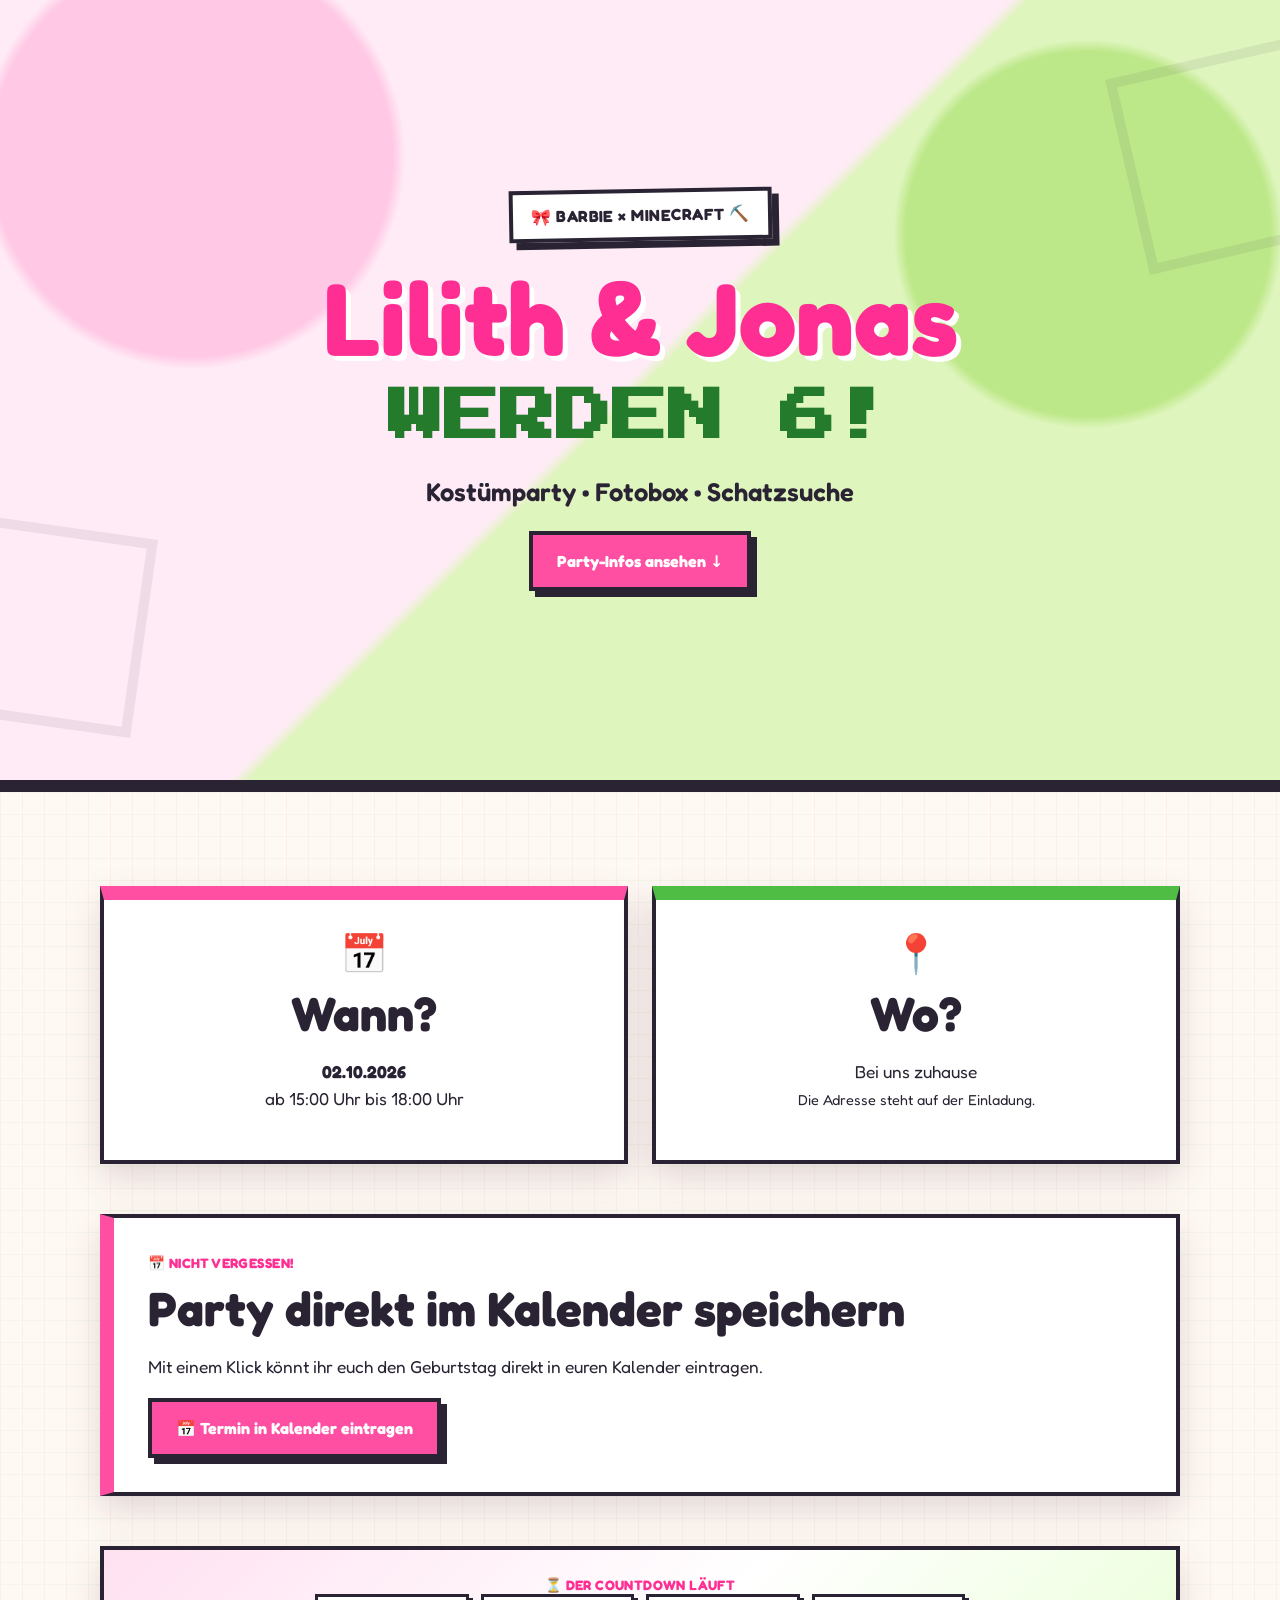
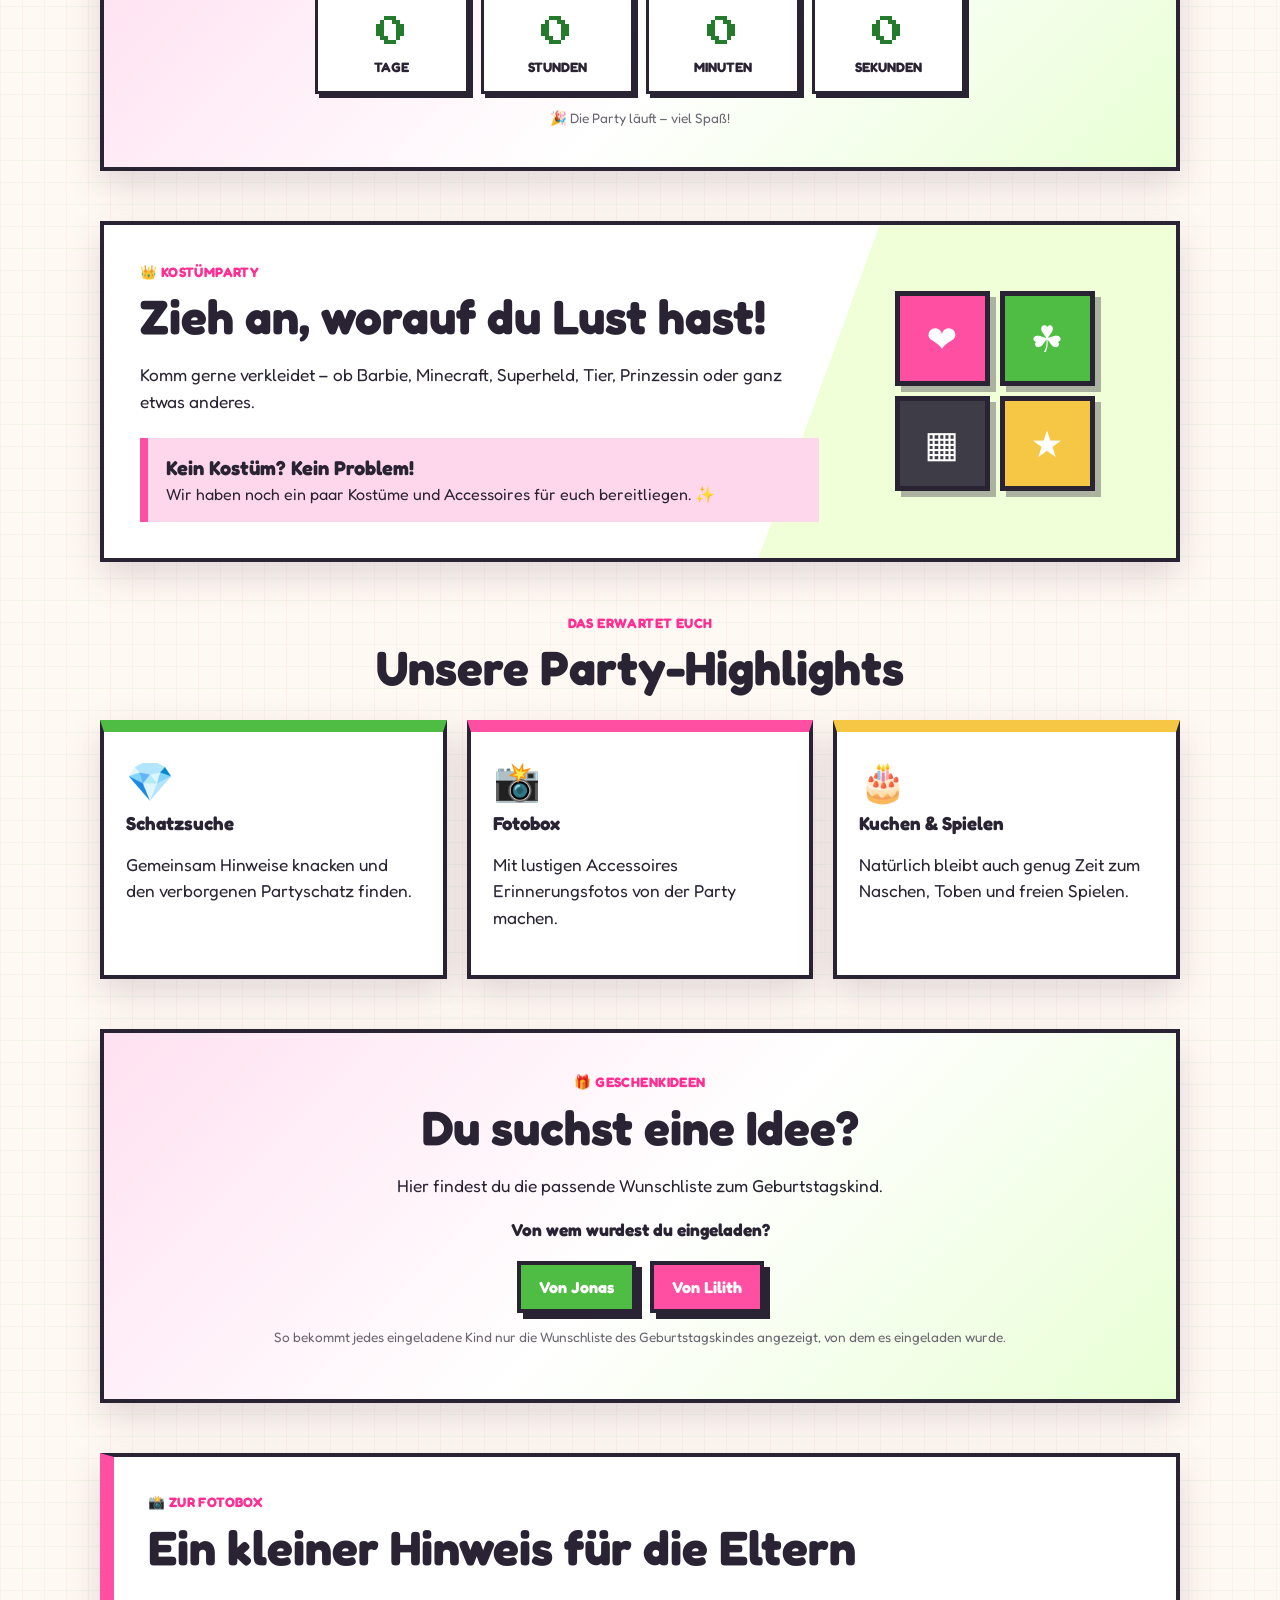
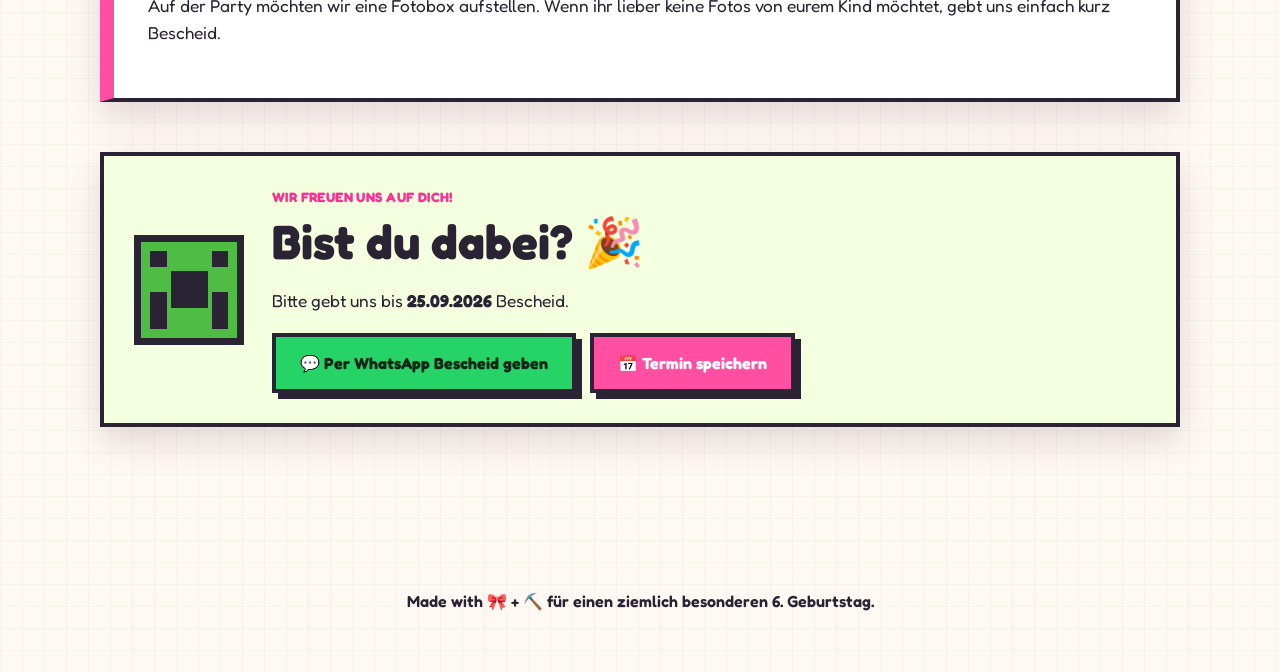
<file: index.html>
<!doctype html>
<html lang="de">
<head>
  <meta charset="utf-8">
  <meta name="viewport" content="width=device-width, initial-scale=1">
  <meta name="theme-color" content="#ff4fa3">
  <title>Lilith & Jonas werden 6!</title>
  <link rel="stylesheet" href="style.css">

  <style>
    .countdown-box {
      margin: 24px 0 0;
      padding: 24px;
      text-align: center;
      background: linear-gradient(135deg, #ffe1f1, #ffffff 52%, #e8ffd4);
      border: 4px solid var(--ink);
      box-shadow: var(--shadow);
    }

    .countdown-box h2 {
      margin-bottom: 18px;
    }

    .countdown-grid {
      display: grid;
      grid-template-columns: repeat(4, minmax(70px, 1fr));
      gap: 12px;
      max-width: 650px;
      margin: 0 auto;
    }

    .countdown-item {
      padding: 16px 8px;
      background: #fff;
      border: 3px solid var(--ink);
      box-shadow: 4px 4px 0 var(--ink);
    }

    .countdown-number {
      display: block;
      font-family: "Press Start 2P", monospace;
      font-size: clamp(1.25rem, 4vw, 2rem);
      color: var(--green-dark);
      line-height: 1.2;
    }

    .countdown-label {
      display: block;
      margin-top: 8px;
      font-size: .85rem;
      font-weight: 700;
      text-transform: uppercase;
    }

    .rsvp-actions {
      display: flex;
      flex-wrap: wrap;
      gap: 14px;
      margin-top: 18px;
    }

    .whatsapp-btn {
      background: #25D366;
      color: #102718;
    }

    @media (max-width: 560px) {
      .countdown-grid {
        grid-template-columns: repeat(2, 1fr);
      }

      .rsvp-actions .cta {
        width: 100%;
        text-align: center;
      }
    }
  </style>

</head>
<body>
  <div class="pixel-sky" aria-hidden="true"></div>

  <header class="hero">
    <div class="hero-inner">
      <div class="badge">🎀 BARBIE × MINECRAFT ⛏️</div>
      <h1>
        <span>Lilith &amp; Jonas</span>
        <strong>WERDEN 6!</strong>
      </h1>
      <p class="hero-sub">Kostümparty • Fotobox • Schatzsuche</p>
      <a class="cta primary" href="#party">Party-Infos ansehen ↓</a>
    </div>
  </header>

  <main id="party">
    <section class="cards info-grid">
      <article class="card pink">
        <div class="icon">📅</div>
        <h2>Wann?</h2>
        <p><strong>02.10.2026</strong><br>ab 15:00 Uhr bis 18:00 Uhr</p>
      </article>

      <article class="card green">
        <div class="icon">📍</div>
        <h2>Wo?</h2>
        <p>Bei uns zuhause<br><small>Die Adresse steht auf der Einladung.</small></p>
      </article>
    </section>

    <section class="photo-note">
      <span class="eyebrow">📅 Nicht vergessen!</span>
      <h2>Party direkt im Kalender speichern</h2>
      <p>Mit einem Klick könnt ihr euch den Geburtstag direkt in euren Kalender eintragen.</p>
      <a class="cta primary" href="geburtstag.ics">
        📅 Termin in Kalender eintragen
      </a>
    </section>

    <section class="countdown-box" aria-live="polite">
      <span class="eyebrow">⏳ Der Countdown läuft</span>
      <div class="countdown-grid">
        <div class="countdown-item">
          <span class="countdown-number" id="countdown-days">--</span>
          <span class="countdown-label">Tage</span>
        </div>
        <div class="countdown-item">
          <span class="countdown-number" id="countdown-hours">--</span>
          <span class="countdown-label">Stunden</span>
        </div>
        <div class="countdown-item">
          <span class="countdown-number" id="countdown-minutes">--</span>
          <span class="countdown-label">Minuten</span>
        </div>
        <div class="countdown-item">
          <span class="countdown-number" id="countdown-seconds">--</span>
          <span class="countdown-label">Sekunden</span>
        </div>
      </div>

      <p id="countdown-message" class="tiny">Bis zum 02.10.2026 um 15:00 Uhr 🎉</p>
    </section>

    <section class="split-section costume">
      <div class="section-copy">
        <span class="eyebrow">👑 Kostümparty</span>
        <h2>Zieh an, worauf du Lust hast!</h2>
        <p>Komm gerne verkleidet – ob Barbie, Minecraft, Superheld, Tier, Prinzessin oder ganz etwas anderes.</p>
        <div class="notice">
          <strong>Kein Kostüm? Kein Problem!</strong>
          <span>Wir haben noch ein paar Kostüme und Accessoires für euch bereitliegen. ✨</span>
        </div>
      </div>
      <div class="pixel-art" aria-label="Dekoration">
        <div class="block pink-block">❤</div>
        <div class="block green-block">☘</div>
        <div class="block black-block">▦</div>
        <div class="block gold-block">★</div>
      </div>
    </section>

    <section class="events">
      <span class="eyebrow">Das erwartet euch</span>
      <h2>Unsere Party-Highlights</h2>
      <div class="event-grid">
        <article class="event-card">
          <div class="event-emoji">💎</div>
          <h3>Schatzsuche</h3>
          <p>Gemeinsam Hinweise knacken und den verborgenen Partyschatz finden.</p>
        </article>
        <article class="event-card">
          <div class="event-emoji">📸</div>
          <h3>Fotobox</h3>
          <p>Mit lustigen Accessoires Erinnerungsfotos von der Party machen.</p>
        </article>
        <article class="event-card">
          <div class="event-emoji">🎂</div>
          <h3>Kuchen &amp; Spielen</h3>
          <p>Natürlich bleibt auch genug Zeit zum Naschen, Toben und freien Spielen.</p>
        </article>
      </div>
    </section>

    <section class="wishlist">
      <div>
        <span class="eyebrow">🎁 Geschenkideen</span>
        <h2 id="wishlist-title">Du suchst eine Idee?</h2>
        <p id="wishlist-text">Hier findest du die passende Wunschliste zum Geburtstagskind.</p>
      </div>

      <div id="wishlist-jonas" class="wishlist-person" hidden>
        <div class="wishlist-name">⛏️ Jonas</div>
        <a class="cta wishlist-btn"
           href="https://www.amazon.de/registries/gl/guest-view/292BCFZWU3ILB?ref_=cm_sw_r_cp_ud_ggr-subnav-share_X2VRXAADYX0TKFY9KPNA"
           target="_blank"
           rel="noopener noreferrer">
          🎁 Jonas' Wunschliste öffnen
        </a>
      </div>

      <div id="wishlist-lilith" class="wishlist-person" hidden>
        <div class="wishlist-name">🎀 Lilith</div>
        <a class="cta wishlist-btn"
           href="https://www.amazon.de/registries/gl/guest-view/V8XU3TS68GVJ?ref_=cm_sw_r_cp_ud_ggr-subnav-share_PNBYF8F6V0CM4G70T52D"
           target="_blank"
           rel="noopener noreferrer">
          🎁 Liliths Wunschliste öffnen
        </a>
      </div>

      <div id="wishlist-fallback" class="wishlist-fallback">
        <p><strong>Von wem wurdest du eingeladen?</strong></p>
        <div class="wishlist-choice">
          <a class="cta mini green-choice" href="?kind=jonas">Von Jonas</a>
          <a class="cta mini pink-choice" href="?kind=lilith">Von Lilith</a>
        </div>
      </div>

      <p class="tiny">So bekommt jedes eingeladene Kind nur die Wunschliste des Geburtstagskindes angezeigt, von dem es eingeladen wurde.</p>
    </section>

    <section class="photo-note">
      <span class="eyebrow">📸 Zur Fotobox</span>
      <h2>Ein kleiner Hinweis für die Eltern</h2>
      <p>Auf der Party möchten wir eine Fotobox aufstellen. Wenn ihr lieber keine Fotos von eurem Kind möchtet, gebt uns einfach kurz Bescheid.</p>
    </section>

    <section class="rsvp">
      <div class="creeper" aria-hidden="true">
        <span></span><span></span><span></span><span></span><span></span>
      </div>
      <div>
        <span class="eyebrow">Wir freuen uns auf dich!</span>
        <h2>Bist du dabei? 🎉</h2>
        <p>Bitte gebt uns bis <strong>25.09.2026</strong> Bescheid.</p>

        <div class="rsvp-actions">
          <a class="cta whatsapp-btn" id="whatsapp-rsvp" href="#" target="_blank" rel="noopener noreferrer">
            💬 Per WhatsApp Bescheid geben
          </a>
          <a class="cta primary" href="geburtstag.ics">
            📅 Termin speichern
          </a>
        </div>
      </div>
    </section>
  </main>

  <footer>
    <p>Made with 🎀 + ⛏️ für einen ziemlich besonderen 6. Geburtstag.</p>
  </footer>

  <script>
    const params = new URLSearchParams(window.location.search);
    const kind = (params.get("kind") || "").toLowerCase();

    const jonas = document.getElementById("wishlist-jonas");
    const lilith = document.getElementById("wishlist-lilith");
    const fallback = document.getElementById("wishlist-fallback");
    const title = document.getElementById("wishlist-title");
    const text = document.getElementById("wishlist-text");

    if (kind === "jonas") {
      jonas.hidden = false;
      fallback.hidden = true;
      title.textContent = "Geschenkideen für Jonas";
      text.textContent = "Du wurdest von Jonas eingeladen? Dann findest du hier seine Wunschliste.";
    } else if (kind === "lilith") {
      lilith.hidden = false;
      fallback.hidden = true;
      title.textContent = "Geschenkideen für Lilith";
      text.textContent = "Du wurdest von Lilith eingeladen? Dann findest du hier ihre Wunschliste.";
    }

    // ===== Countdown =====
    // 02.10.2026, 15:00 Uhr in Deutschland (CEST / UTC+2)
    const partyStart = new Date("2026-10-02T15:00:00+02:00");

    const daysEl = document.getElementById("countdown-days");
    const hoursEl = document.getElementById("countdown-hours");
    const minutesEl = document.getElementById("countdown-minutes");
    const secondsEl = document.getElementById("countdown-seconds");
    const countdownMessage = document.getElementById("countdown-message");

    function updateCountdown() {
      const now = new Date();
      let distance = partyStart.getTime() - now.getTime();

      if (distance <= 0) {
        daysEl.textContent = "0";
        hoursEl.textContent = "0";
        minutesEl.textContent = "0";
        secondsEl.textContent = "0";
        countdownMessage.textContent = "🎉 Die Party läuft – viel Spaß!";
        return;
      }

      const day = 1000 * 60 * 60 * 24;
      const hour = 1000 * 60 * 60;
      const minute = 1000 * 60;

      const days = Math.floor(distance / day);
      distance %= day;

      const hours = Math.floor(distance / hour);
      distance %= hour;

      const minutes = Math.floor(distance / minute);
      distance %= minute;

      const seconds = Math.floor(distance / 1000);

      daysEl.textContent = days;
      hoursEl.textContent = String(hours).padStart(2, "0");
      minutesEl.textContent = String(minutes).padStart(2, "0");
      secondsEl.textContent = String(seconds).padStart(2, "0");
    }

    updateCountdown();
    setInterval(updateCountdown, 1000);

    // ===== WhatsApp-Zusage =====
    // HIER DEINE NUMMER EINTRAGEN:
    // Beispiel Deutschland: 491701234567
    // Wichtig: ohne +, ohne Leerzeichen, ohne führende 0.
    const whatsappNumber = "491735838045";

    const whatsappButton = document.getElementById("whatsapp-rsvp");

    let invitedBy = "";
    if (kind === "jonas") {
      invitedBy = " Jonas";
    } else if (kind === "lilith") {
      invitedBy = " Lilith";
    }

    const whatsappText =
      "Hallo 😊%0A%0A" +
      "wir möchten für die Geburtstagsparty von Lilith und Jonas am 02.10.2026 zusagen." +
      (invitedBy ? "%0AWir wurden von" + invitedBy + " eingeladen." : "") +
      "%0A%0ALiebe Grüße";

    whatsappButton.href = "https://wa.me/" + whatsappNumber + "?text=" + whatsappText;

  </script>

</body>
</html>
</file>
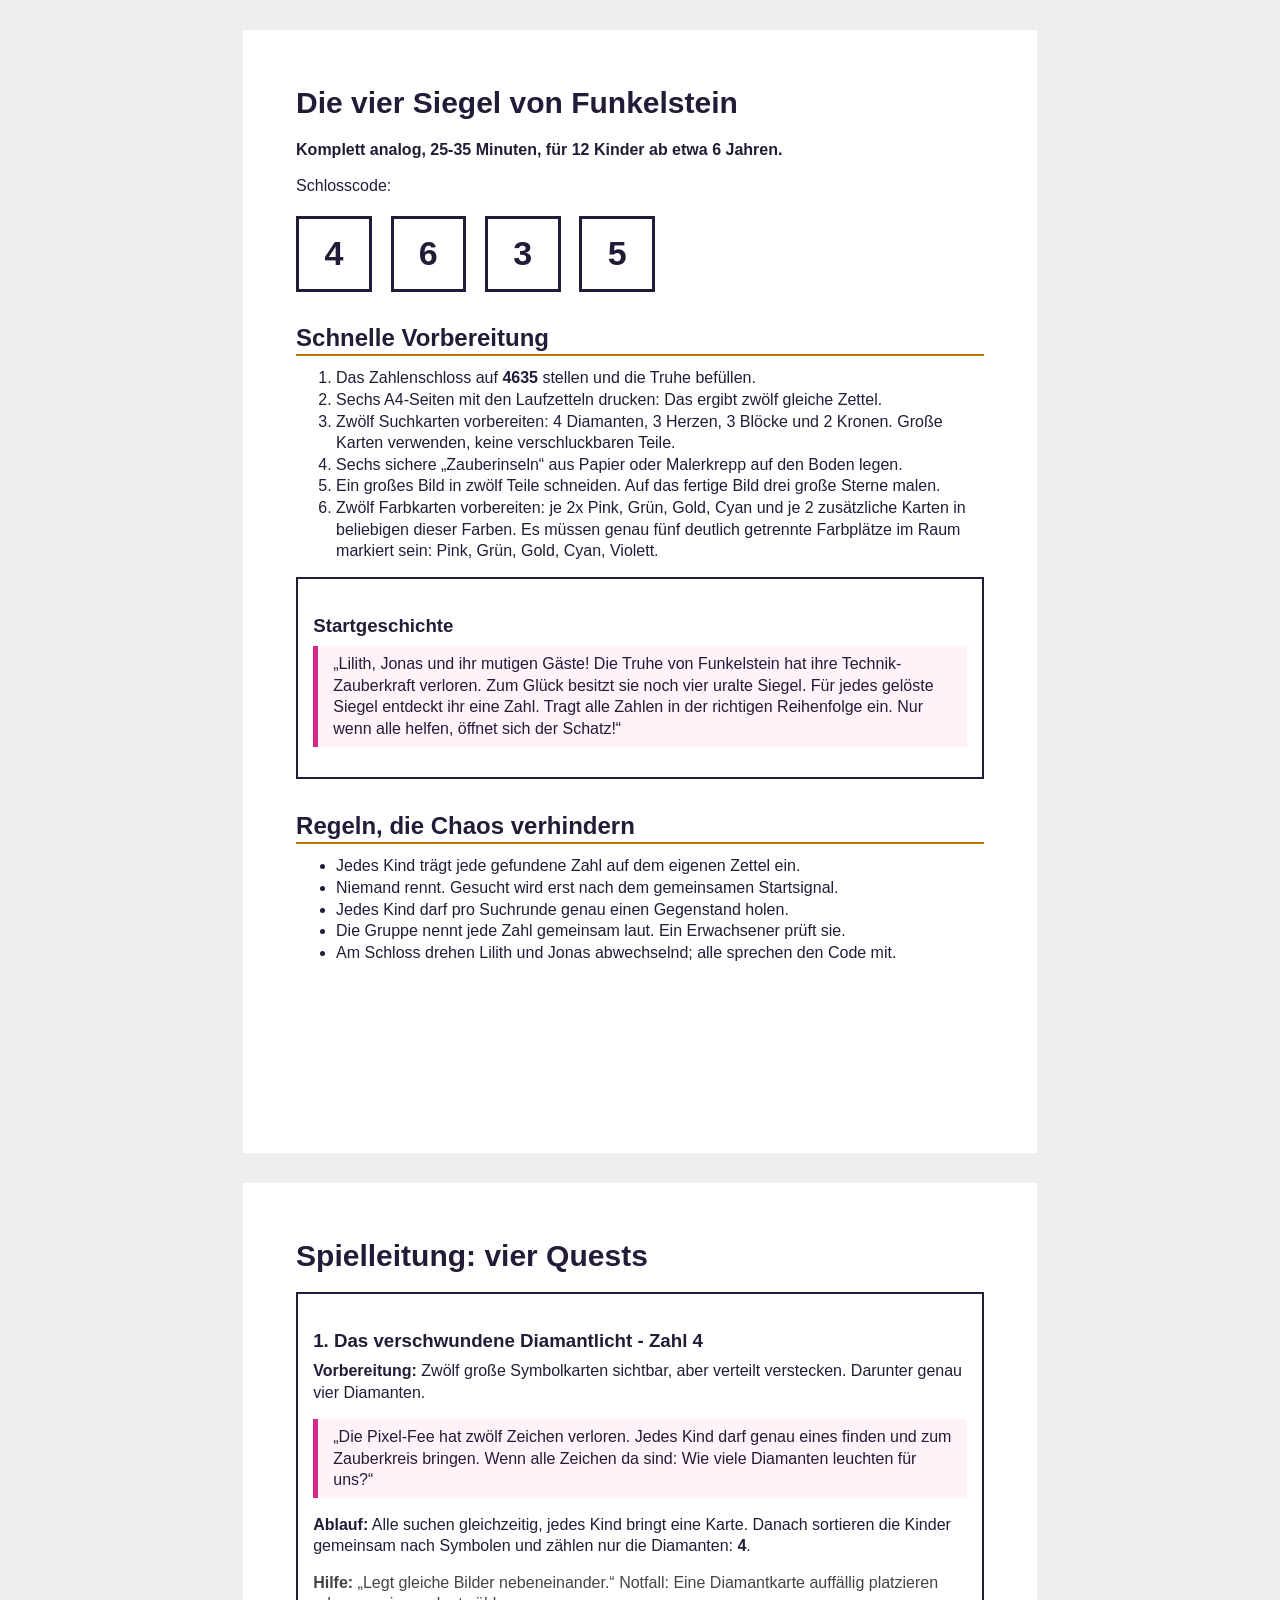
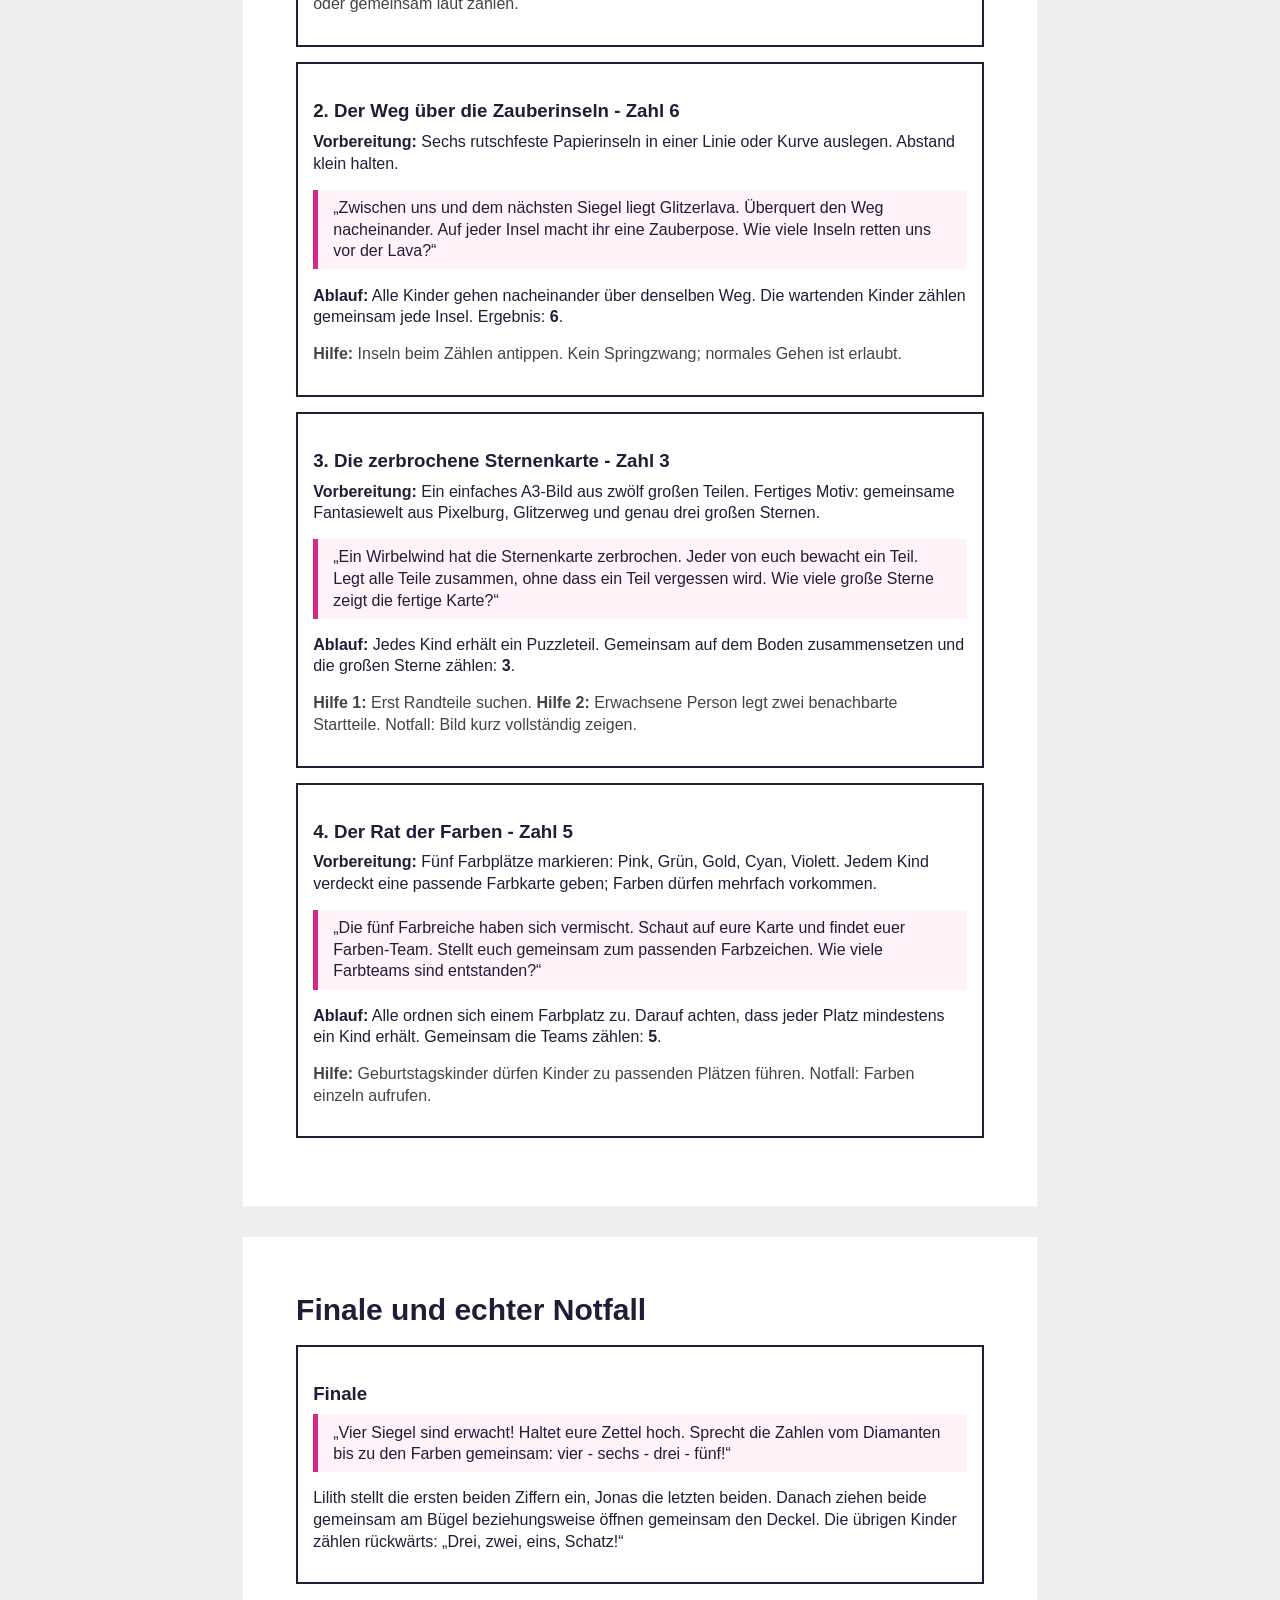
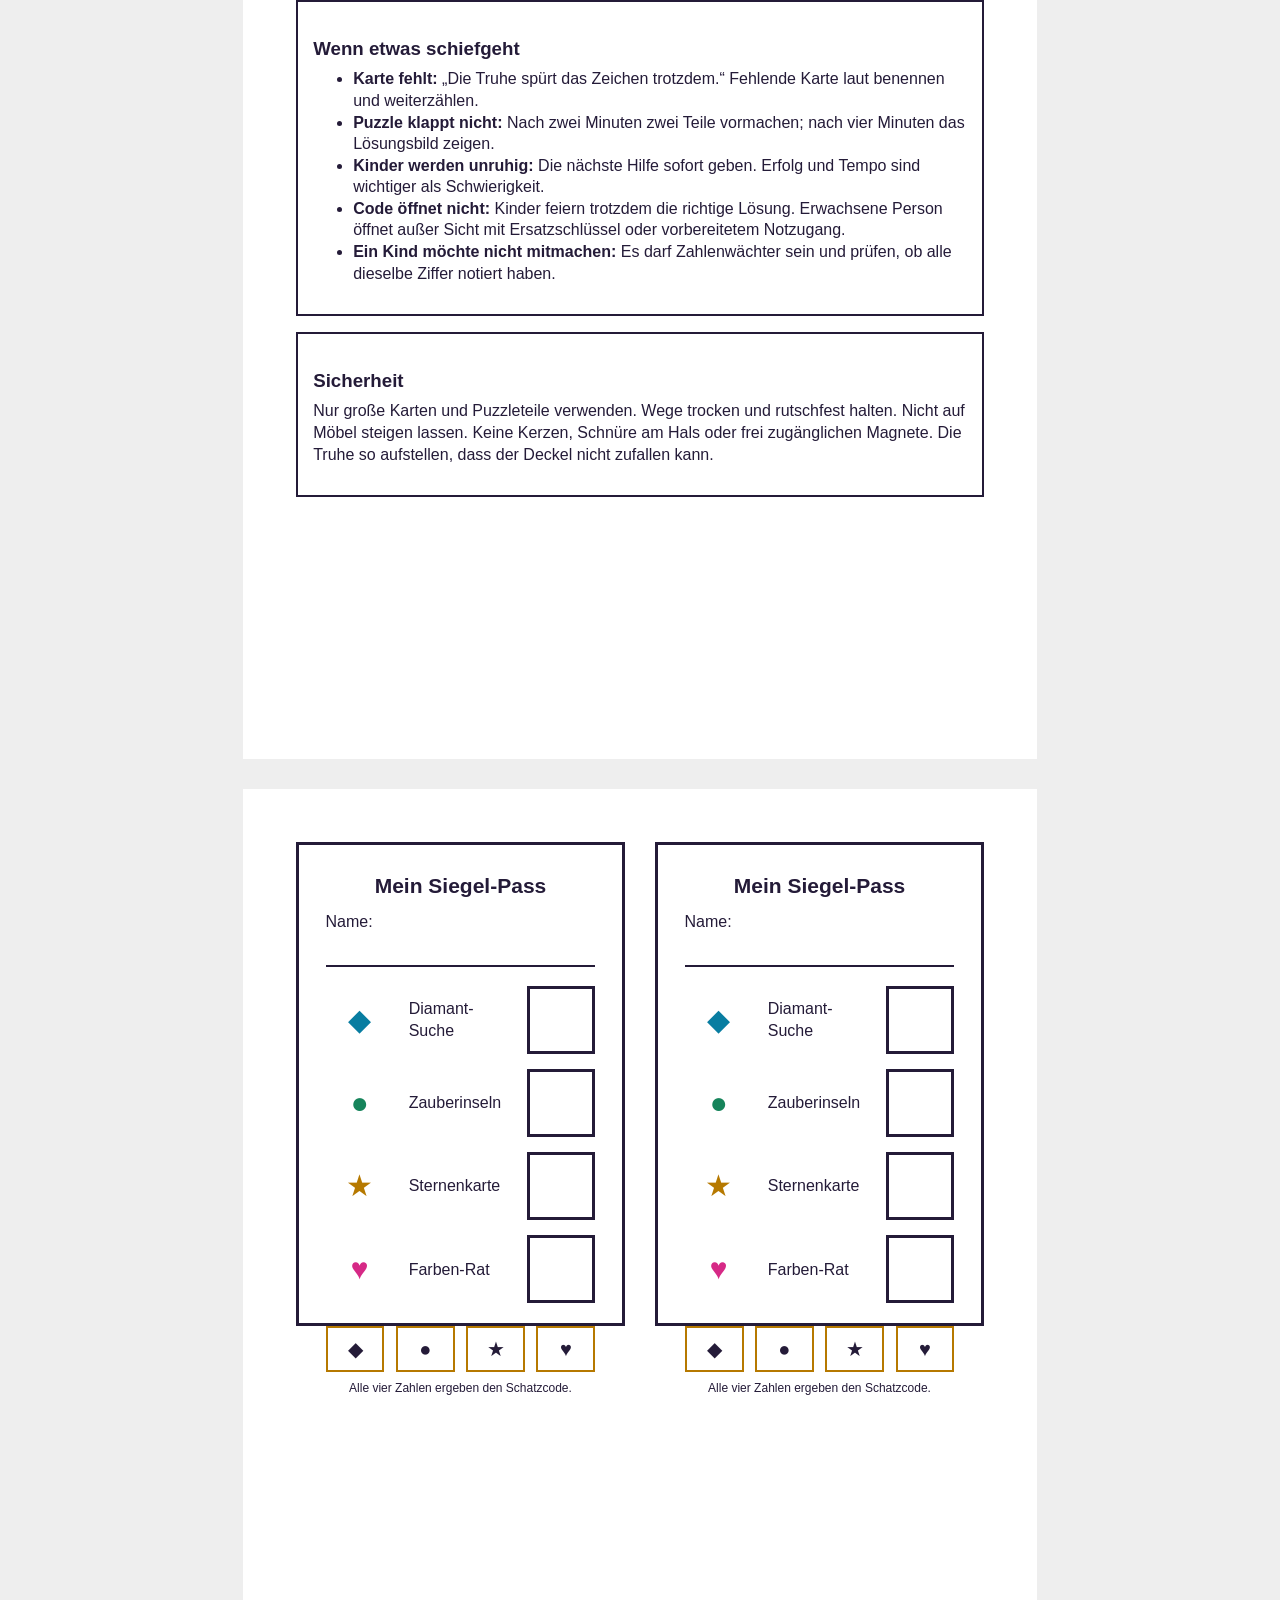
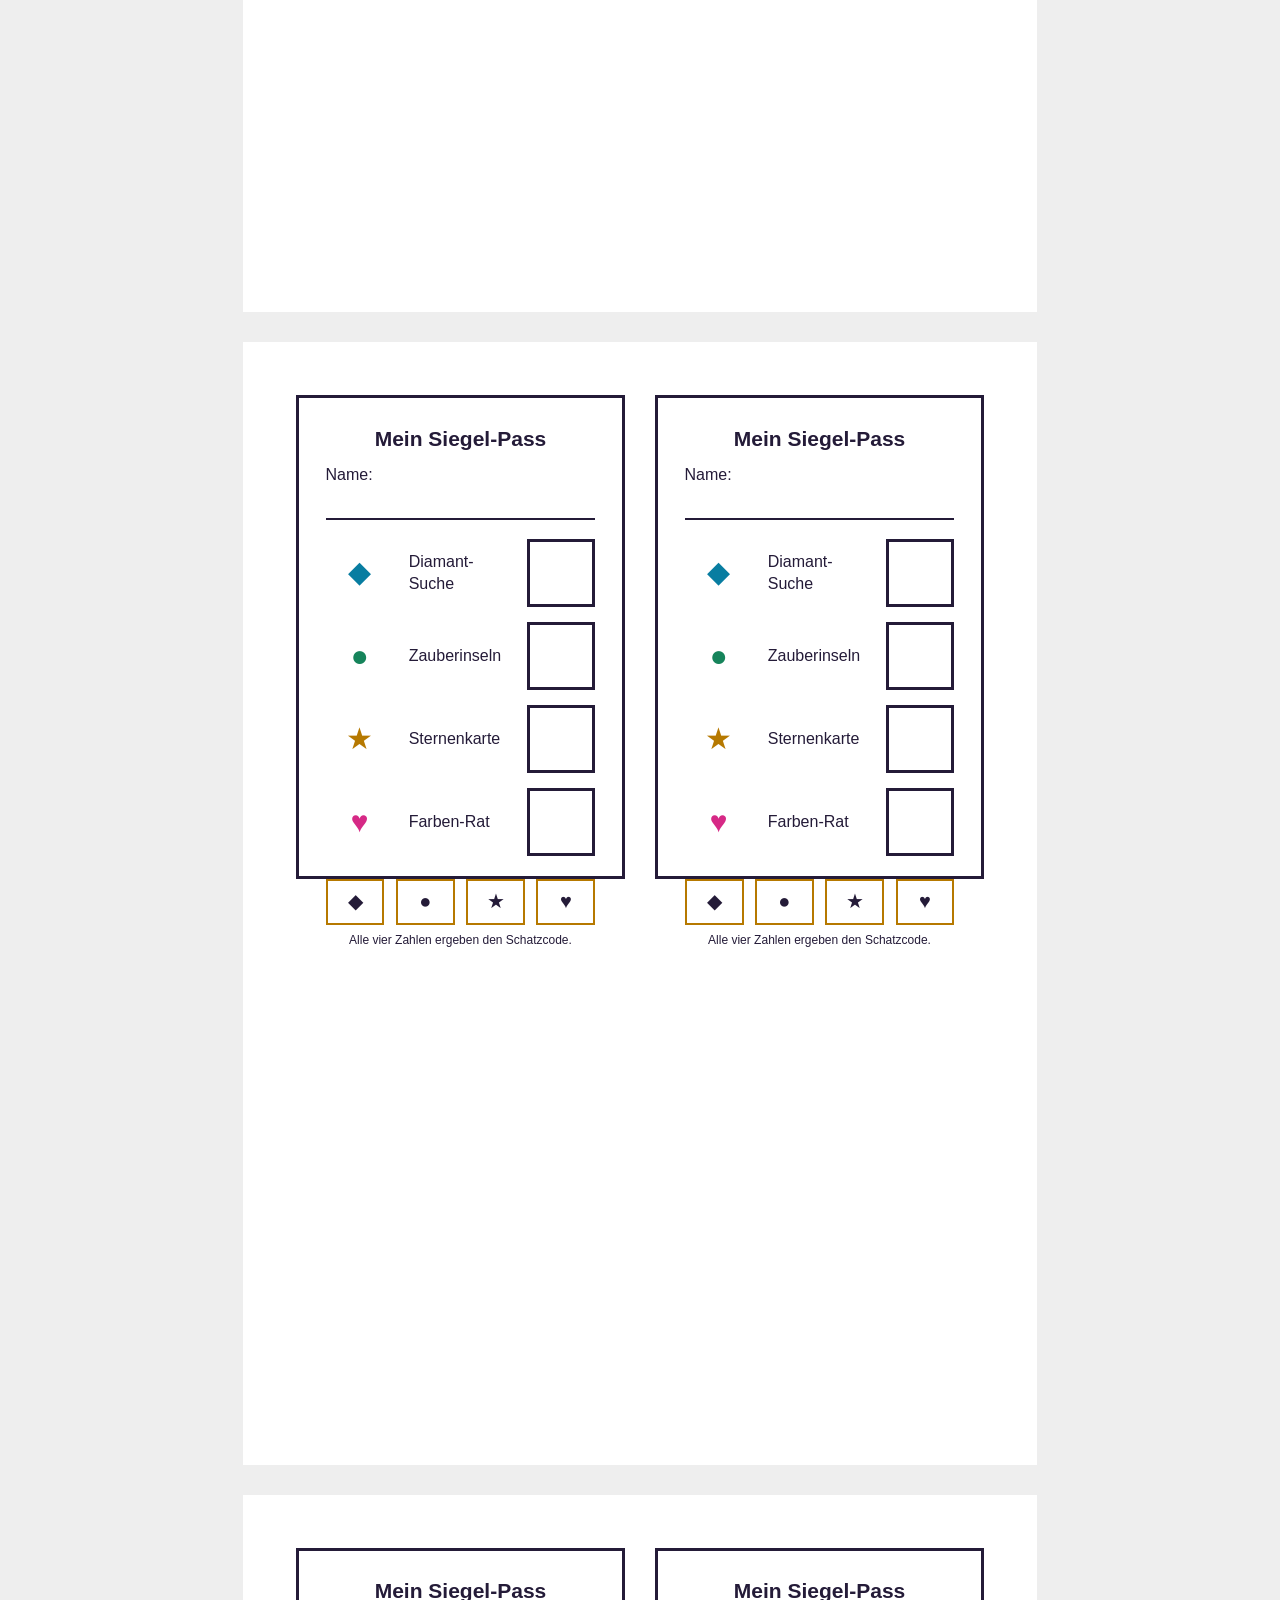
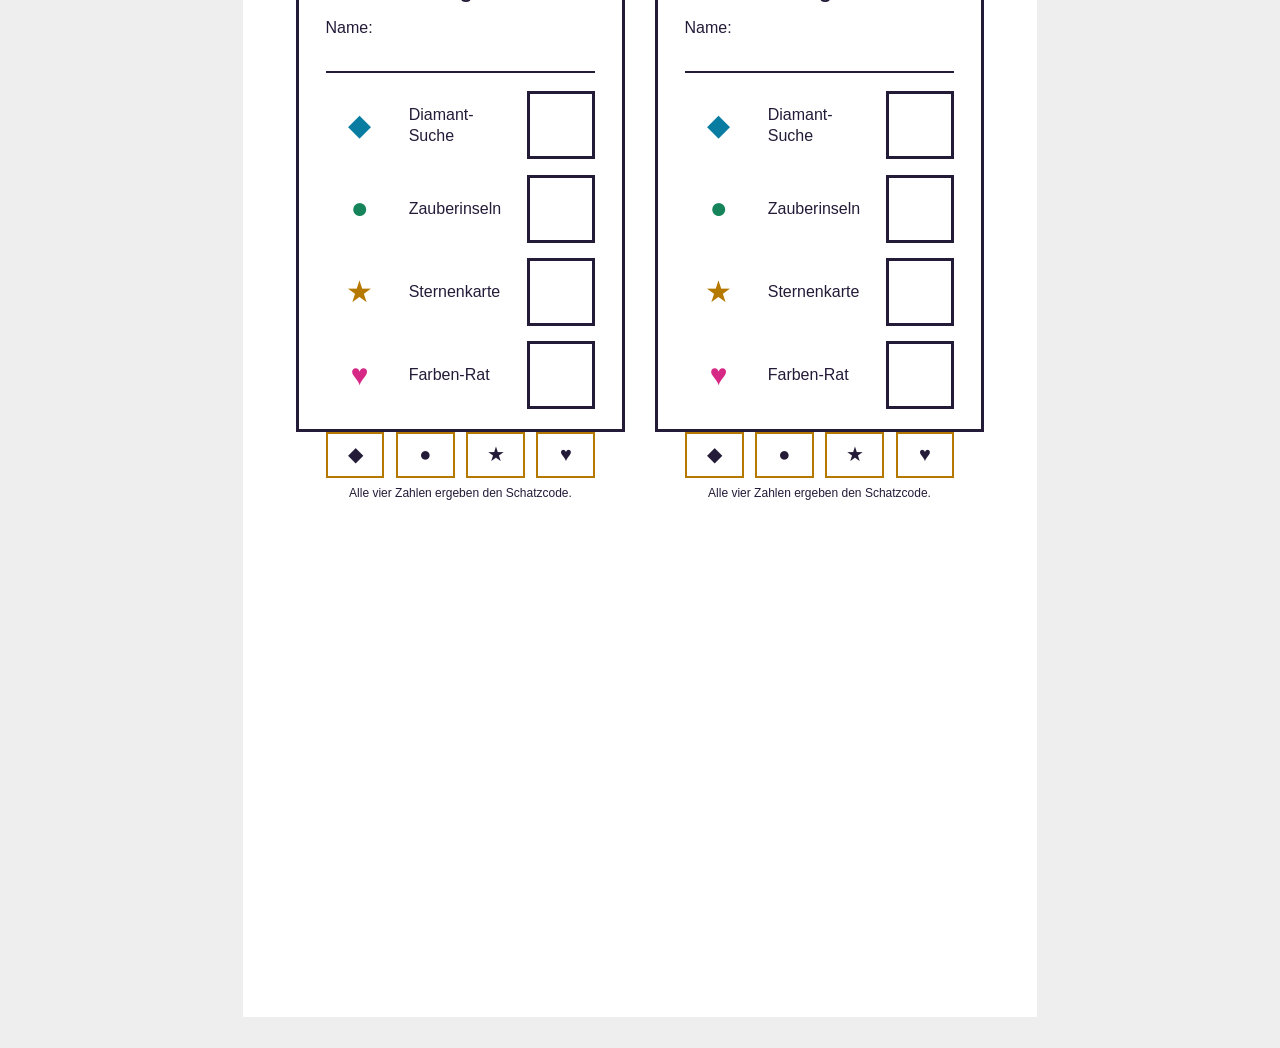
<file: notfallplan.html>
<!doctype html>
<html lang="de">
<head>
  <meta charset="utf-8">
  <meta name="viewport" content="width=device-width, initial-scale=1">
  <title>Analoger Notfallplan - Die vier Siegel</title>
  <style>
    :root { --ink:#241b38; --pink:#d62986; --green:#16845b; --gold:#b67900; --cyan:#087da1; }
    * { box-sizing: border-box; }
    body { margin:0; color:var(--ink); font:16px/1.35 Arial,sans-serif; background:#eee; }
    .page { width:210mm; min-height:297mm; margin:8mm auto; padding:14mm; background:white; page-break-after:always; }
    h1 { margin:0 0 4mm; font-size:30px; }
    h2 { margin:8mm 0 3mm; border-bottom:2px solid var(--gold); }
    h3 { margin:5mm 0 2mm; }
    p, ul, ol { margin:2mm 0 4mm; }
    .code { display:flex; gap:5mm; margin:5mm 0; }
    .digit { display:grid; place-items:center; width:20mm; height:20mm; border:3px solid var(--ink); font-size:34px; font-weight:bold; }
    .box { border:2px solid var(--ink); padding:4mm; margin:4mm 0; break-inside:avoid; }
    .say { border-left:5px solid var(--pink); padding:2mm 4mm; background:#fff2f8; }
    .hint { color:#444; }
    .sheets { display:grid; grid-template-columns:1fr 1fr; gap:8mm; }
    .sheet { height:128mm; border:3px solid var(--ink); padding:7mm; break-inside:avoid; position:relative; }
    .sheet h2 { margin:0 0 3mm; text-align:center; border:0; font-size:21px; }
    .name { border-bottom:2px solid var(--ink); height:9mm; margin-bottom:5mm; }
    .quest { display:grid; grid-template-columns:18mm 1fr 18mm; align-items:center; gap:4mm; margin:4mm 0; }
    .icon { font-size:30px; text-align:center; }
    .answer { width:18mm; height:18mm; border:3px solid var(--ink); text-align:center; font-size:27px; font-weight:bold; }
    .order { display:grid; grid-template-columns:repeat(4,1fr); gap:3mm; margin-top:6mm; }
    .order div { border:2px solid var(--gold); text-align:center; padding:2mm; font-size:20px; }
    .tiny { font-size:12px; text-align:center; }
    .pink { color:var(--pink); } .green { color:var(--green); } .gold { color:var(--gold); } .cyan { color:var(--cyan); }
    @media print {
      body { background:white; }
      .page { margin:0; }
    }
  </style>
</head>
<body>
  <section class="page">
    <h1>Die vier Siegel von Funkelstein</h1>
    <p><strong>Komplett analog, 25-35 Minuten, für 12 Kinder ab etwa 6 Jahren.</strong></p>
    <p>Schlosscode:</p>
    <div class="code"><div class="digit">4</div><div class="digit">6</div><div class="digit">3</div><div class="digit">5</div></div>

    <h2>Schnelle Vorbereitung</h2>
    <ol>
      <li>Das Zahlenschloss auf <strong>4635</strong> stellen und die Truhe befüllen.</li>
      <li>Sechs A4-Seiten mit den Laufzetteln drucken: Das ergibt zwölf gleiche Zettel.</li>
      <li>Zwölf Suchkarten vorbereiten: 4 Diamanten, 3 Herzen, 3 Blöcke und 2 Kronen. Große Karten verwenden, keine verschluckbaren Teile.</li>
      <li>Sechs sichere „Zauberinseln“ aus Papier oder Malerkrepp auf den Boden legen.</li>
      <li>Ein großes Bild in zwölf Teile schneiden. Auf das fertige Bild drei große Sterne malen.</li>
      <li>Zwölf Farbkarten vorbereiten: je 2x Pink, Grün, Gold, Cyan und je 2 zusätzliche Karten in beliebigen dieser Farben. Es müssen genau fünf deutlich getrennte Farbplätze im Raum markiert sein: Pink, Grün, Gold, Cyan, Violett.</li>
    </ol>

    <div class="box">
      <h3>Startgeschichte</h3>
      <p class="say">„Lilith, Jonas und ihr mutigen Gäste! Die Truhe von Funkelstein hat ihre Technik-Zauberkraft verloren. Zum Glück besitzt sie noch vier uralte Siegel. Für jedes gelöste Siegel entdeckt ihr eine Zahl. Tragt alle Zahlen in der richtigen Reihenfolge ein. Nur wenn alle helfen, öffnet sich der Schatz!“</p>
    </div>

    <h2>Regeln, die Chaos verhindern</h2>
    <ul>
      <li>Jedes Kind trägt jede gefundene Zahl auf dem eigenen Zettel ein.</li>
      <li>Niemand rennt. Gesucht wird erst nach dem gemeinsamen Startsignal.</li>
      <li>Jedes Kind darf pro Suchrunde genau einen Gegenstand holen.</li>
      <li>Die Gruppe nennt jede Zahl gemeinsam laut. Ein Erwachsener prüft sie.</li>
      <li>Am Schloss drehen Lilith und Jonas abwechselnd; alle sprechen den Code mit.</li>
    </ul>
  </section>

  <section class="page">
    <h1>Spielleitung: vier Quests</h1>

    <div class="box">
      <h3>1. Das verschwundene Diamantlicht - Zahl 4</h3>
      <p><strong>Vorbereitung:</strong> Zwölf große Symbolkarten sichtbar, aber verteilt verstecken. Darunter genau vier Diamanten.</p>
      <p class="say">„Die Pixel-Fee hat zwölf Zeichen verloren. Jedes Kind darf genau eines finden und zum Zauberkreis bringen. Wenn alle Zeichen da sind: Wie viele Diamanten leuchten für uns?“</p>
      <p><strong>Ablauf:</strong> Alle suchen gleichzeitig, jedes Kind bringt eine Karte. Danach sortieren die Kinder gemeinsam nach Symbolen und zählen nur die Diamanten: <strong>4</strong>.</p>
      <p class="hint"><strong>Hilfe:</strong> „Legt gleiche Bilder nebeneinander.“ Notfall: Eine Diamantkarte auffällig platzieren oder gemeinsam laut zählen.</p>
    </div>

    <div class="box">
      <h3>2. Der Weg über die Zauberinseln - Zahl 6</h3>
      <p><strong>Vorbereitung:</strong> Sechs rutschfeste Papierinseln in einer Linie oder Kurve auslegen. Abstand klein halten.</p>
      <p class="say">„Zwischen uns und dem nächsten Siegel liegt Glitzerlava. Überquert den Weg nacheinander. Auf jeder Insel macht ihr eine Zauberpose. Wie viele Inseln retten uns vor der Lava?“</p>
      <p><strong>Ablauf:</strong> Alle Kinder gehen nacheinander über denselben Weg. Die wartenden Kinder zählen gemeinsam jede Insel. Ergebnis: <strong>6</strong>.</p>
      <p class="hint"><strong>Hilfe:</strong> Inseln beim Zählen antippen. Kein Springzwang; normales Gehen ist erlaubt.</p>
    </div>

    <div class="box">
      <h3>3. Die zerbrochene Sternenkarte - Zahl 3</h3>
      <p><strong>Vorbereitung:</strong> Ein einfaches A3-Bild aus zwölf großen Teilen. Fertiges Motiv: gemeinsame Fantasiewelt aus Pixelburg, Glitzerweg und genau drei großen Sternen.</p>
      <p class="say">„Ein Wirbelwind hat die Sternenkarte zerbrochen. Jeder von euch bewacht ein Teil. Legt alle Teile zusammen, ohne dass ein Teil vergessen wird. Wie viele große Sterne zeigt die fertige Karte?“</p>
      <p><strong>Ablauf:</strong> Jedes Kind erhält ein Puzzleteil. Gemeinsam auf dem Boden zusammensetzen und die großen Sterne zählen: <strong>3</strong>.</p>
      <p class="hint"><strong>Hilfe 1:</strong> Erst Randteile suchen. <strong>Hilfe 2:</strong> Erwachsene Person legt zwei benachbarte Startteile. Notfall: Bild kurz vollständig zeigen.</p>
    </div>

    <div class="box">
      <h3>4. Der Rat der Farben - Zahl 5</h3>
      <p><strong>Vorbereitung:</strong> Fünf Farbplätze markieren: Pink, Grün, Gold, Cyan, Violett. Jedem Kind verdeckt eine passende Farbkarte geben; Farben dürfen mehrfach vorkommen.</p>
      <p class="say">„Die fünf Farbreiche haben sich vermischt. Schaut auf eure Karte und findet euer Farben-Team. Stellt euch gemeinsam zum passenden Farbzeichen. Wie viele Farbteams sind entstanden?“</p>
      <p><strong>Ablauf:</strong> Alle ordnen sich einem Farbplatz zu. Darauf achten, dass jeder Platz mindestens ein Kind erhält. Gemeinsam die Teams zählen: <strong>5</strong>.</p>
      <p class="hint"><strong>Hilfe:</strong> Geburtstagskinder dürfen Kinder zu passenden Plätzen führen. Notfall: Farben einzeln aufrufen.</p>
    </div>
  </section>

  <section class="page">
    <h1>Finale und echter Notfall</h1>
    <div class="box">
      <h3>Finale</h3>
      <p class="say">„Vier Siegel sind erwacht! Haltet eure Zettel hoch. Sprecht die Zahlen vom Diamanten bis zu den Farben gemeinsam: vier - sechs - drei - fünf!“</p>
      <p>Lilith stellt die ersten beiden Ziffern ein, Jonas die letzten beiden. Danach ziehen beide gemeinsam am Bügel beziehungsweise öffnen gemeinsam den Deckel. Die übrigen Kinder zählen rückwärts: „Drei, zwei, eins, Schatz!“</p>
    </div>
    <div class="box">
      <h3>Wenn etwas schiefgeht</h3>
      <ul>
        <li><strong>Karte fehlt:</strong> „Die Truhe spürt das Zeichen trotzdem.“ Fehlende Karte laut benennen und weiterzählen.</li>
        <li><strong>Puzzle klappt nicht:</strong> Nach zwei Minuten zwei Teile vormachen; nach vier Minuten das Lösungsbild zeigen.</li>
        <li><strong>Kinder werden unruhig:</strong> Die nächste Hilfe sofort geben. Erfolg und Tempo sind wichtiger als Schwierigkeit.</li>
        <li><strong>Code öffnet nicht:</strong> Kinder feiern trotzdem die richtige Lösung. Erwachsene Person öffnet außer Sicht mit Ersatzschlüssel oder vorbereitetem Notzugang.</li>
        <li><strong>Ein Kind möchte nicht mitmachen:</strong> Es darf Zahlenwächter sein und prüfen, ob alle dieselbe Ziffer notiert haben.</li>
      </ul>
    </div>
    <div class="box">
      <h3>Sicherheit</h3>
      <p>Nur große Karten und Puzzleteile verwenden. Wege trocken und rutschfest halten. Nicht auf Möbel steigen lassen. Keine Kerzen, Schnüre am Hals oder frei zugänglichen Magnete. Die Truhe so aufstellen, dass der Deckel nicht zufallen kann.</p>
    </div>
  </section>

  <section class="page sheets">
    <div class="sheet"><h2>Mein Siegel-Pass</h2><div>Name:</div><div class="name"></div><div class="quest"><div class="icon cyan">◆</div><div>Diamant-Suche</div><div class="answer"></div></div><div class="quest"><div class="icon green">●</div><div>Zauberinseln</div><div class="answer"></div></div><div class="quest"><div class="icon gold">★</div><div>Sternenkarte</div><div class="answer"></div></div><div class="quest"><div class="icon pink">♥</div><div>Farben-Rat</div><div class="answer"></div></div><div class="order"><div>◆</div><div>●</div><div>★</div><div>♥</div></div><p class="tiny">Alle vier Zahlen ergeben den Schatzcode.</p></div>
    <div class="sheet"><h2>Mein Siegel-Pass</h2><div>Name:</div><div class="name"></div><div class="quest"><div class="icon cyan">◆</div><div>Diamant-Suche</div><div class="answer"></div></div><div class="quest"><div class="icon green">●</div><div>Zauberinseln</div><div class="answer"></div></div><div class="quest"><div class="icon gold">★</div><div>Sternenkarte</div><div class="answer"></div></div><div class="quest"><div class="icon pink">♥</div><div>Farben-Rat</div><div class="answer"></div></div><div class="order"><div>◆</div><div>●</div><div>★</div><div>♥</div></div><p class="tiny">Alle vier Zahlen ergeben den Schatzcode.</p></div>
  </section>
  <section class="page sheets">
    <div class="sheet"><h2>Mein Siegel-Pass</h2><div>Name:</div><div class="name"></div><div class="quest"><div class="icon cyan">◆</div><div>Diamant-Suche</div><div class="answer"></div></div><div class="quest"><div class="icon green">●</div><div>Zauberinseln</div><div class="answer"></div></div><div class="quest"><div class="icon gold">★</div><div>Sternenkarte</div><div class="answer"></div></div><div class="quest"><div class="icon pink">♥</div><div>Farben-Rat</div><div class="answer"></div></div><div class="order"><div>◆</div><div>●</div><div>★</div><div>♥</div></div><p class="tiny">Alle vier Zahlen ergeben den Schatzcode.</p></div>
    <div class="sheet"><h2>Mein Siegel-Pass</h2><div>Name:</div><div class="name"></div><div class="quest"><div class="icon cyan">◆</div><div>Diamant-Suche</div><div class="answer"></div></div><div class="quest"><div class="icon green">●</div><div>Zauberinseln</div><div class="answer"></div></div><div class="quest"><div class="icon gold">★</div><div>Sternenkarte</div><div class="answer"></div></div><div class="quest"><div class="icon pink">♥</div><div>Farben-Rat</div><div class="answer"></div></div><div class="order"><div>◆</div><div>●</div><div>★</div><div>♥</div></div><p class="tiny">Alle vier Zahlen ergeben den Schatzcode.</p></div>
  </section>
  <section class="page sheets">
    <div class="sheet"><h2>Mein Siegel-Pass</h2><div>Name:</div><div class="name"></div><div class="quest"><div class="icon cyan">◆</div><div>Diamant-Suche</div><div class="answer"></div></div><div class="quest"><div class="icon green">●</div><div>Zauberinseln</div><div class="answer"></div></div><div class="quest"><div class="icon gold">★</div><div>Sternenkarte</div><div class="answer"></div></div><div class="quest"><div class="icon pink">♥</div><div>Farben-Rat</div><div class="answer"></div></div><div class="order"><div>◆</div><div>●</div><div>★</div><div>♥</div></div><p class="tiny">Alle vier Zahlen ergeben den Schatzcode.</p></div>
    <div class="sheet"><h2>Mein Siegel-Pass</h2><div>Name:</div><div class="name"></div><div class="quest"><div class="icon cyan">◆</div><div>Diamant-Suche</div><div class="answer"></div></div><div class="quest"><div class="icon green">●</div><div>Zauberinseln</div><div class="answer"></div></div><div class="quest"><div class="icon gold">★</div><div>Sternenkarte</div><div class="answer"></div></div><div class="quest"><div class="icon pink">♥</div><div>Farben-Rat</div><div class="answer"></div></div><div class="order"><div>◆</div><div>●</div><div>★</div><div>♥</div></div><p class="tiny">Alle vier Zahlen ergeben den Schatzcode.</p></div>
  </section>
  <!-- Die drei Laufzettel-Seiten jeweils zweimal drucken: 12 identische Paesse. -->
</body>
</html>
</file>
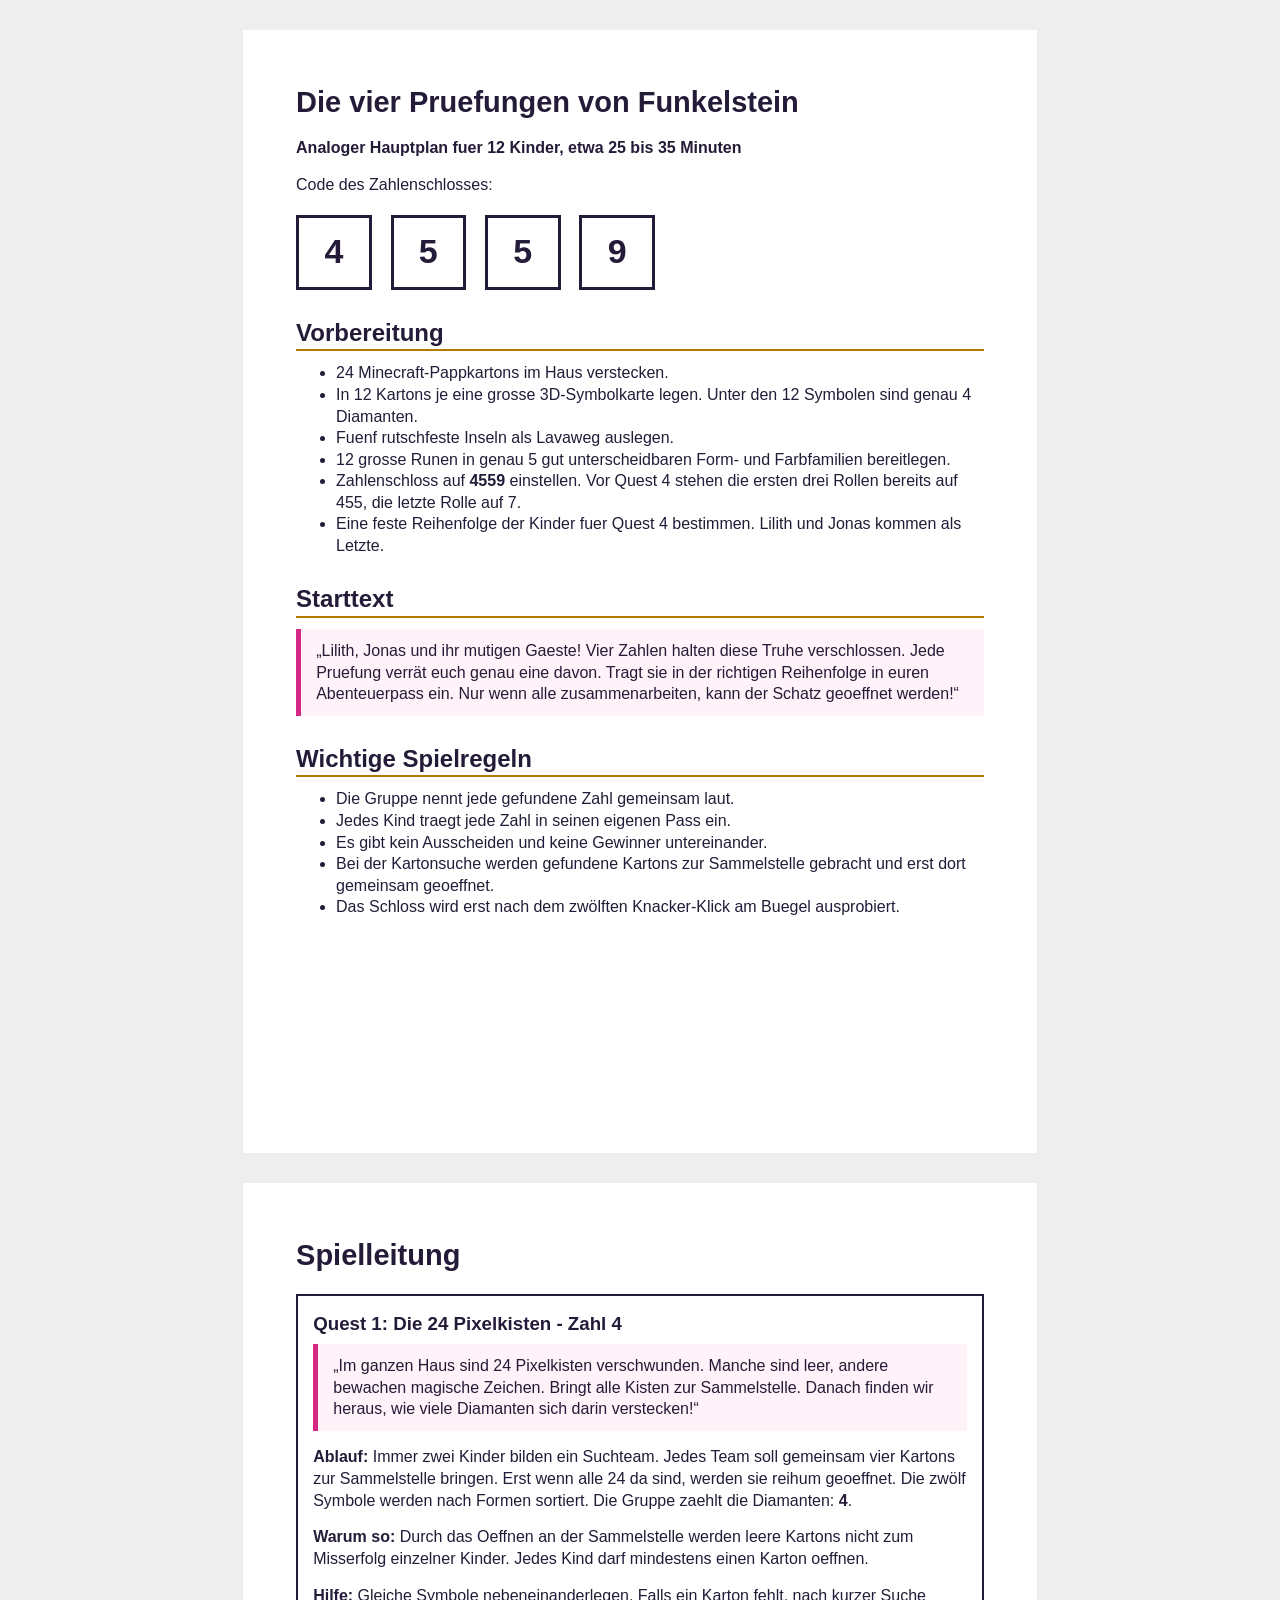
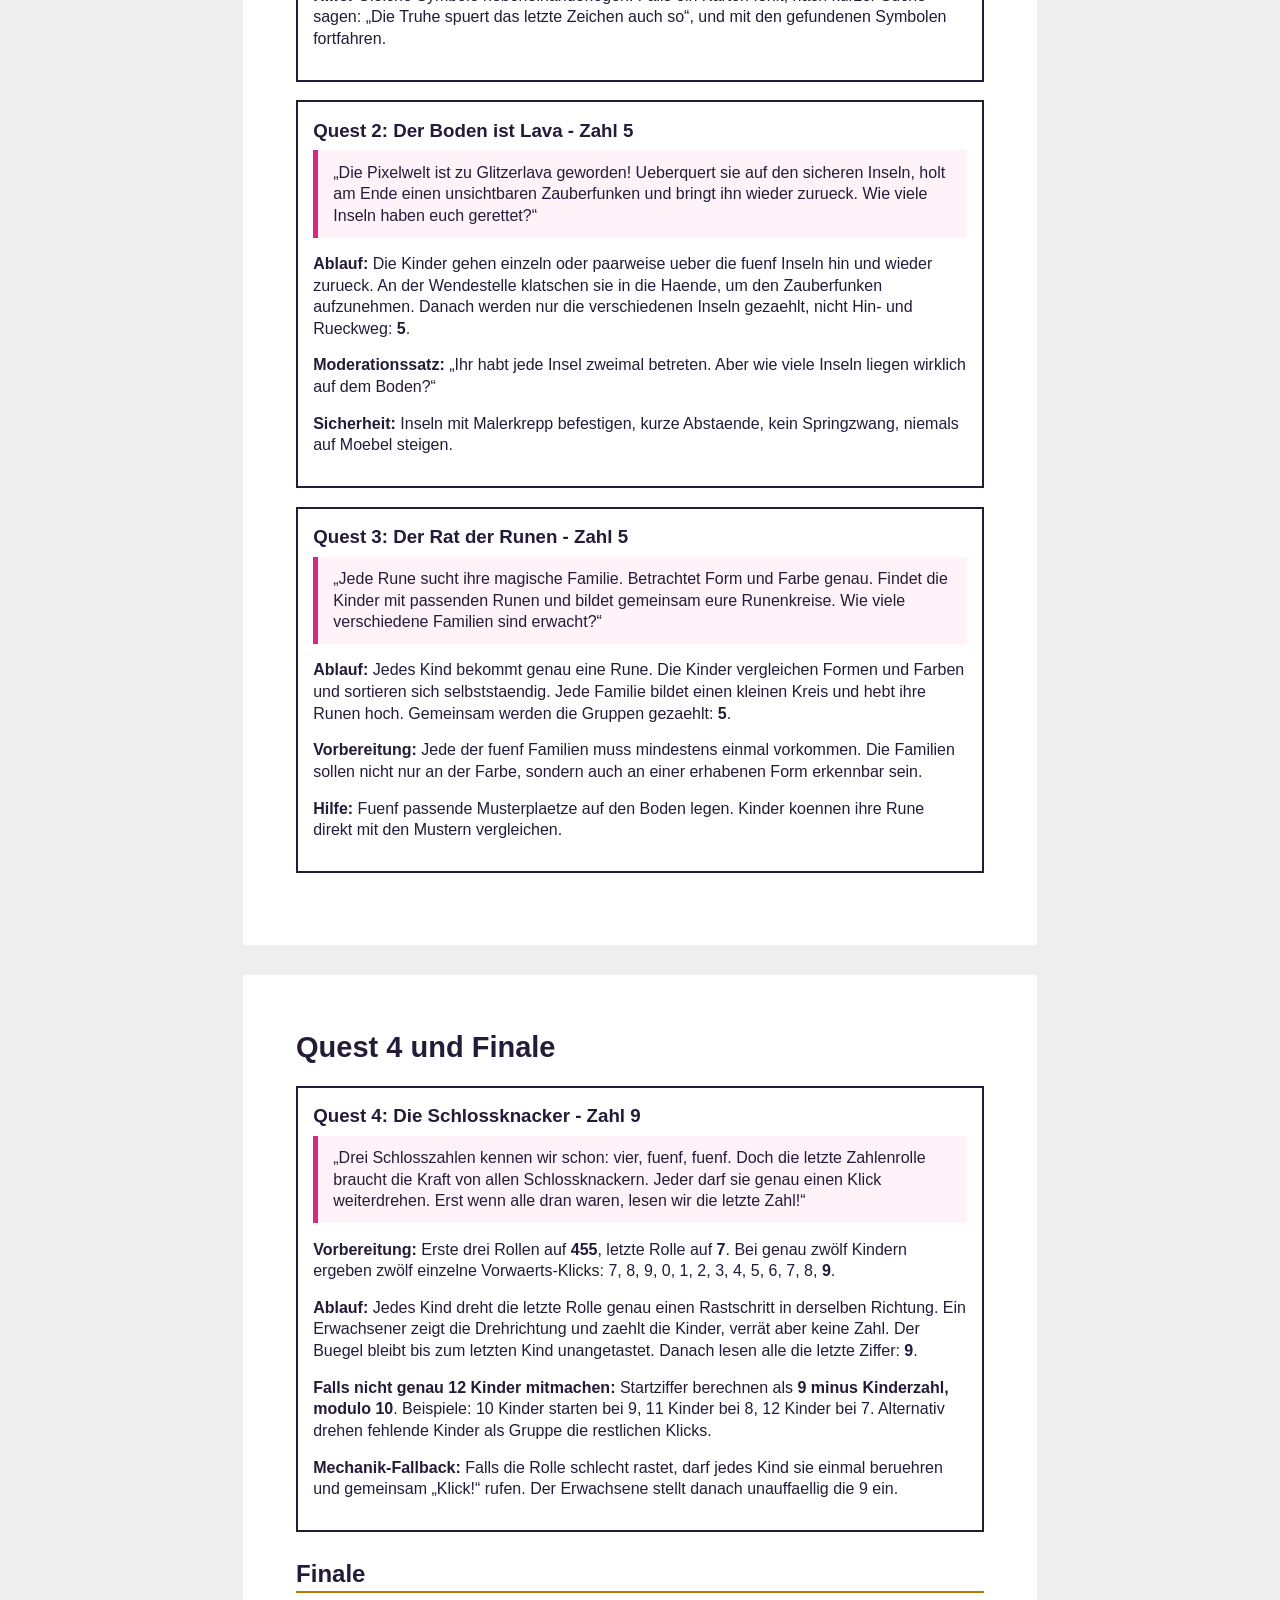
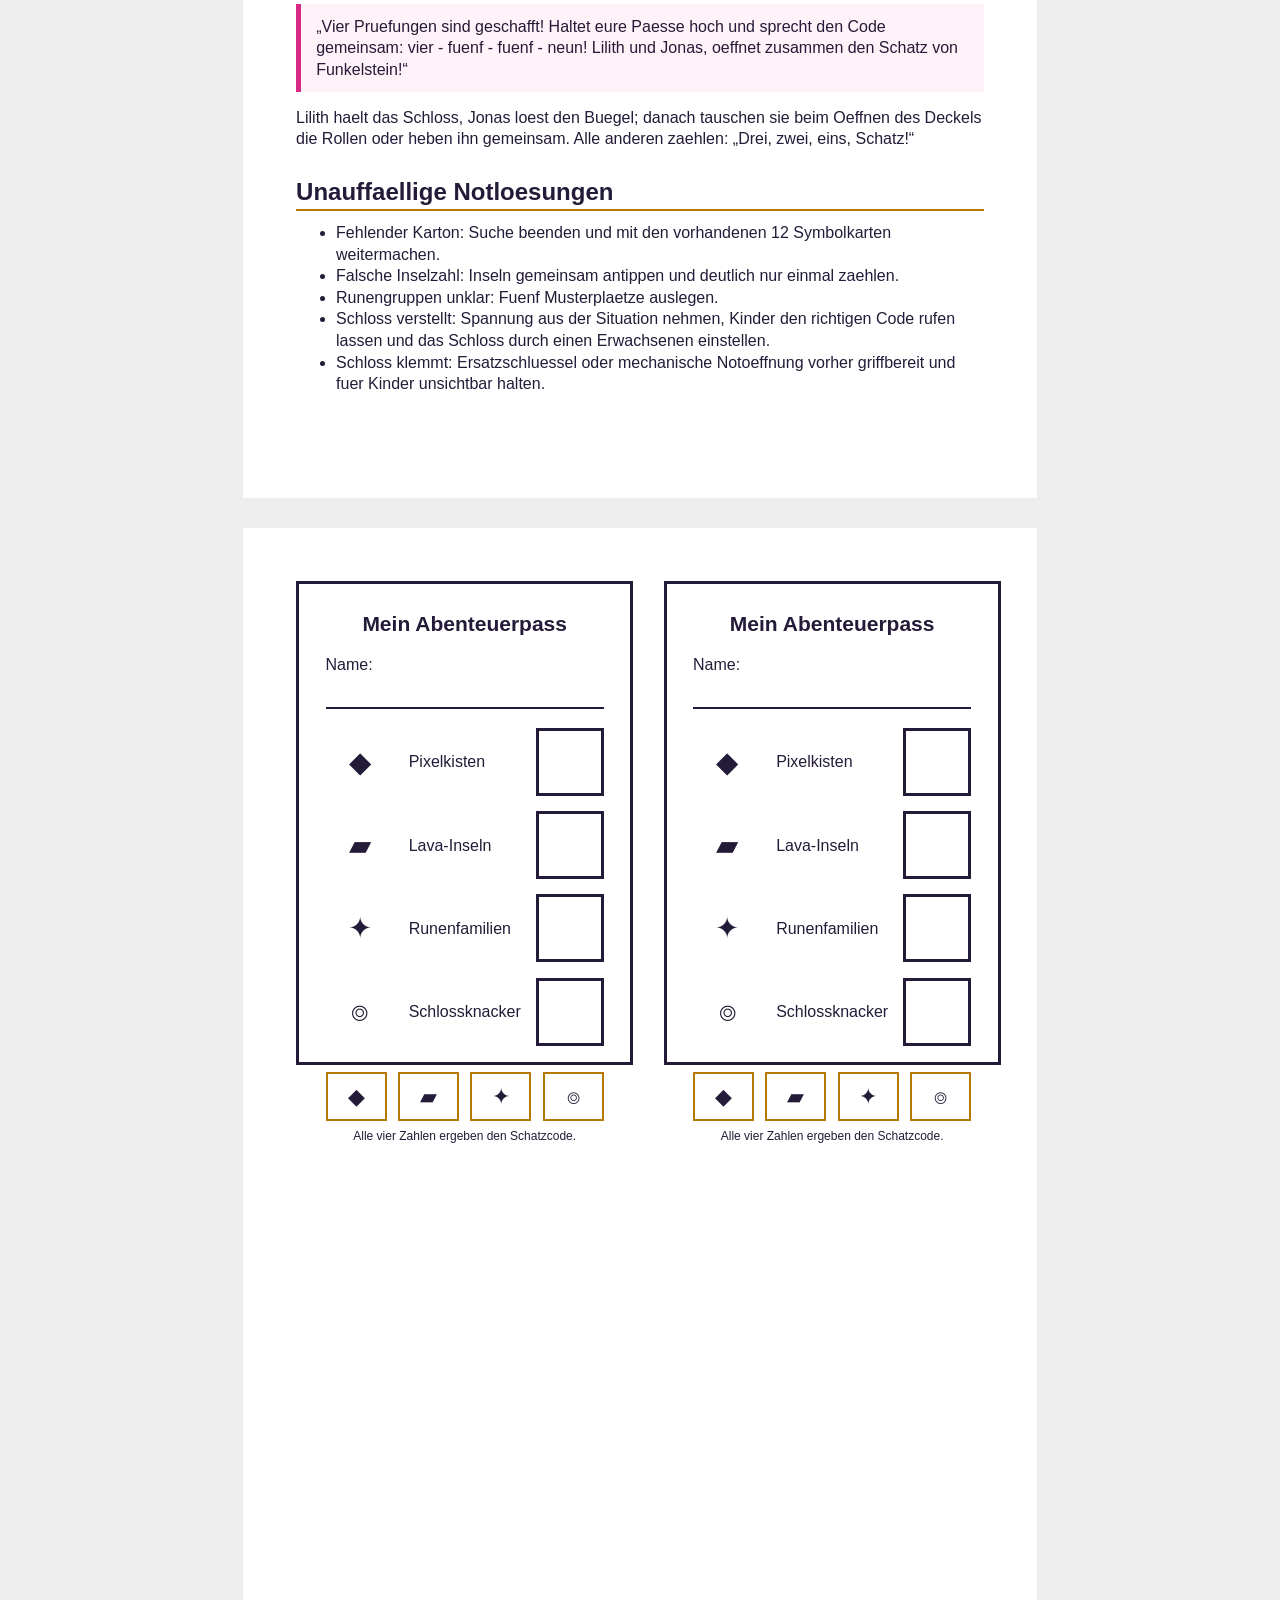
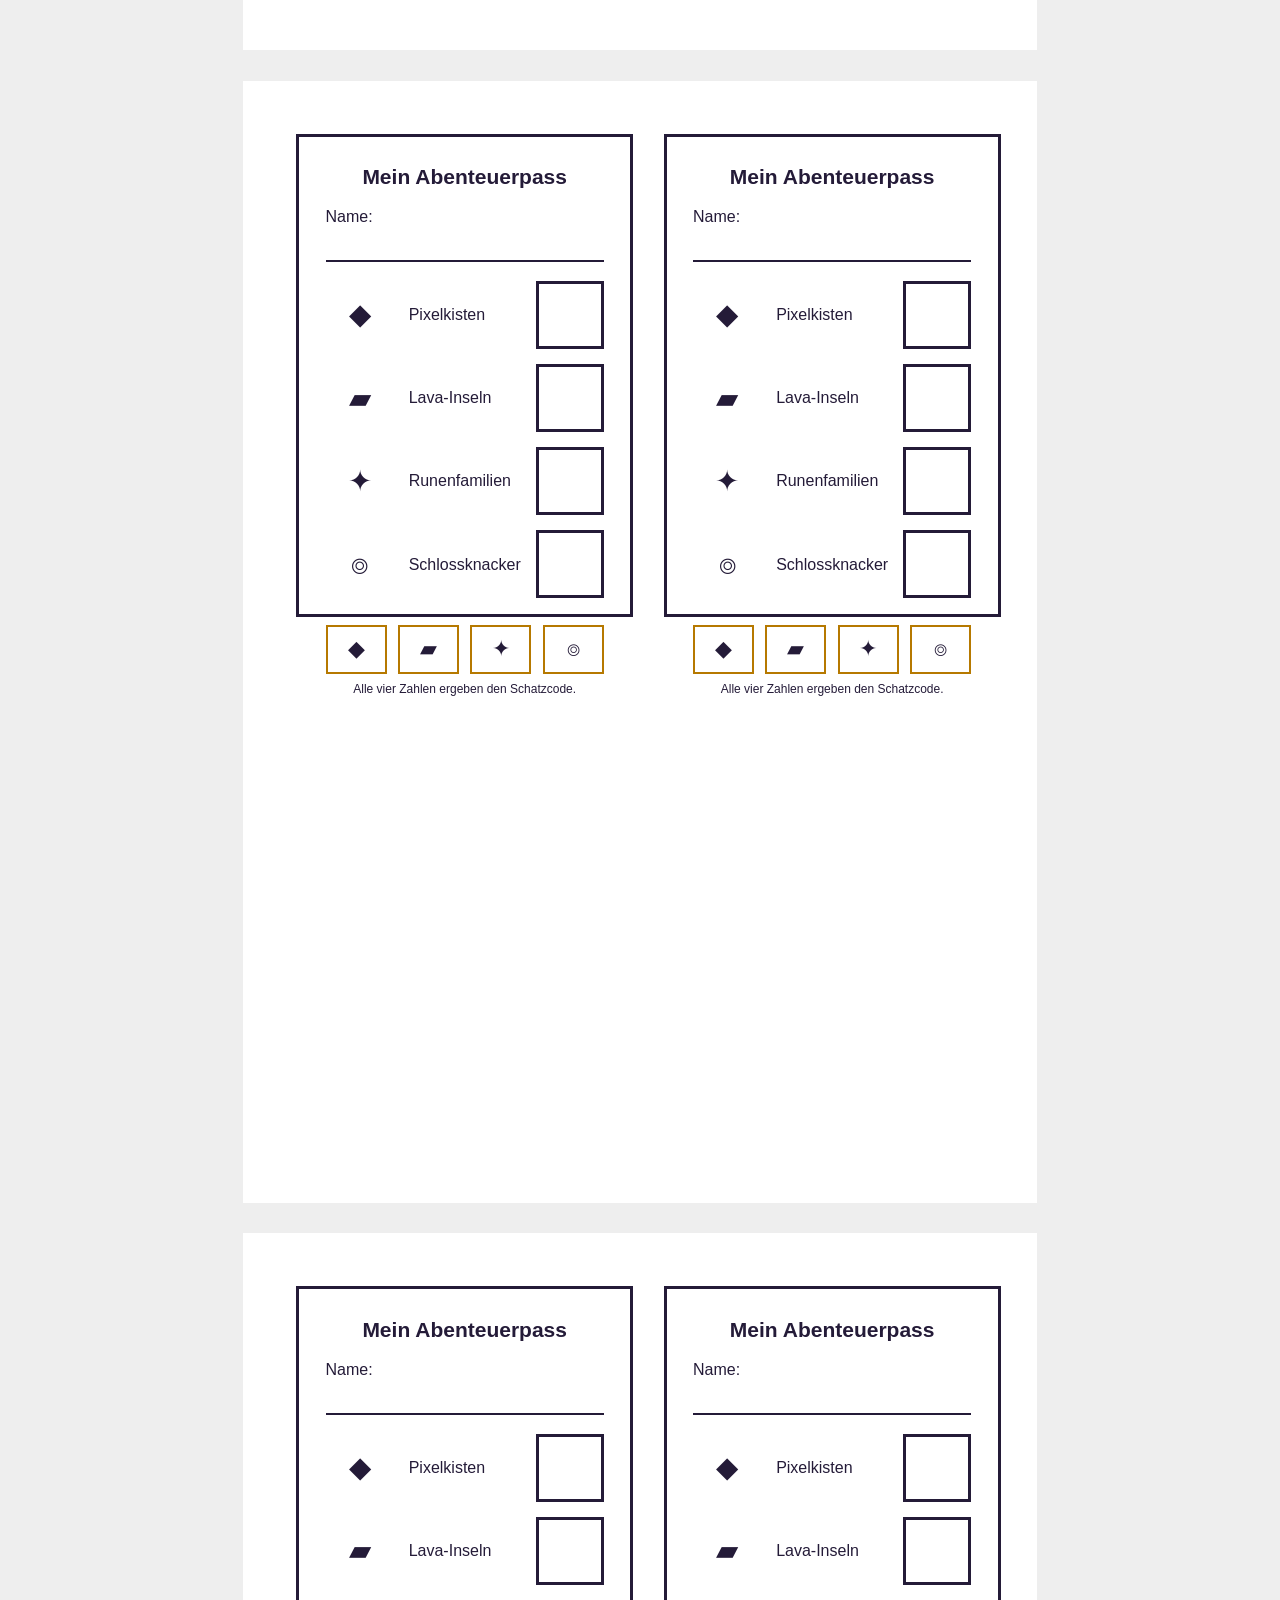
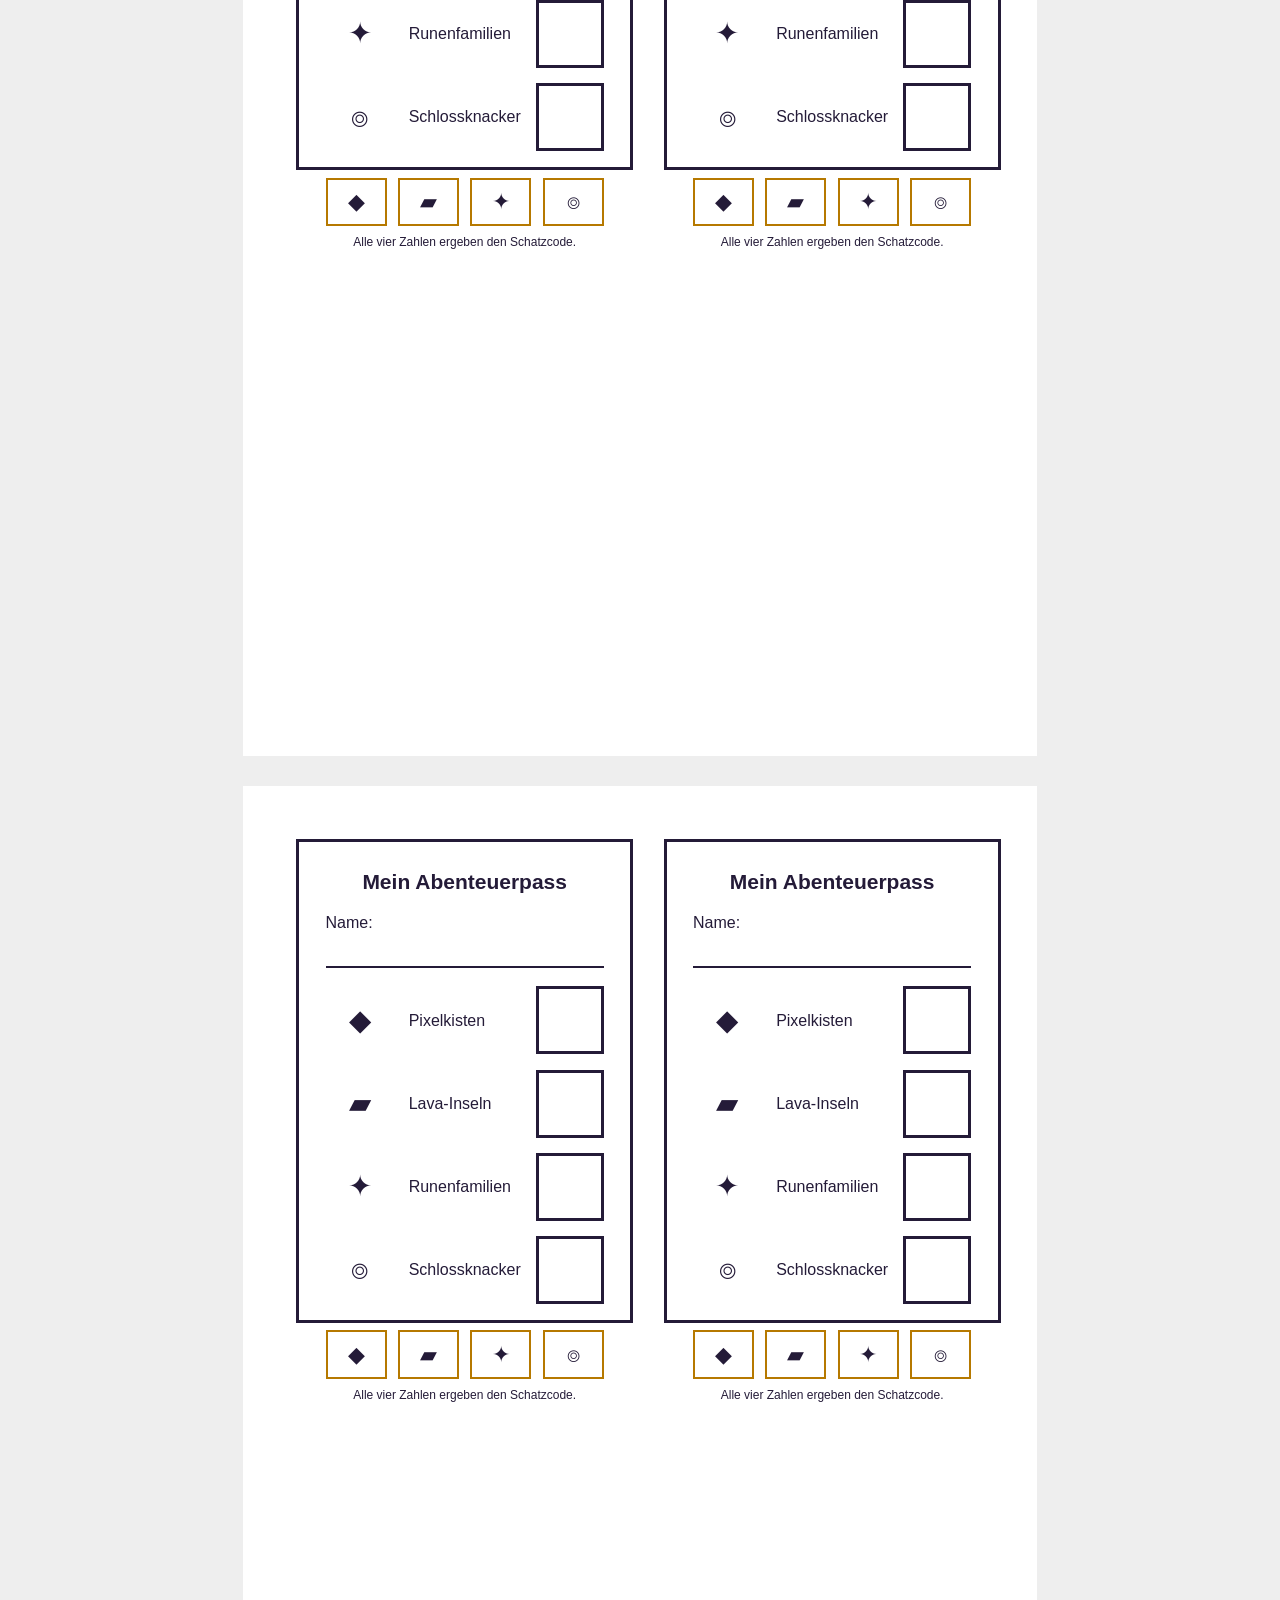
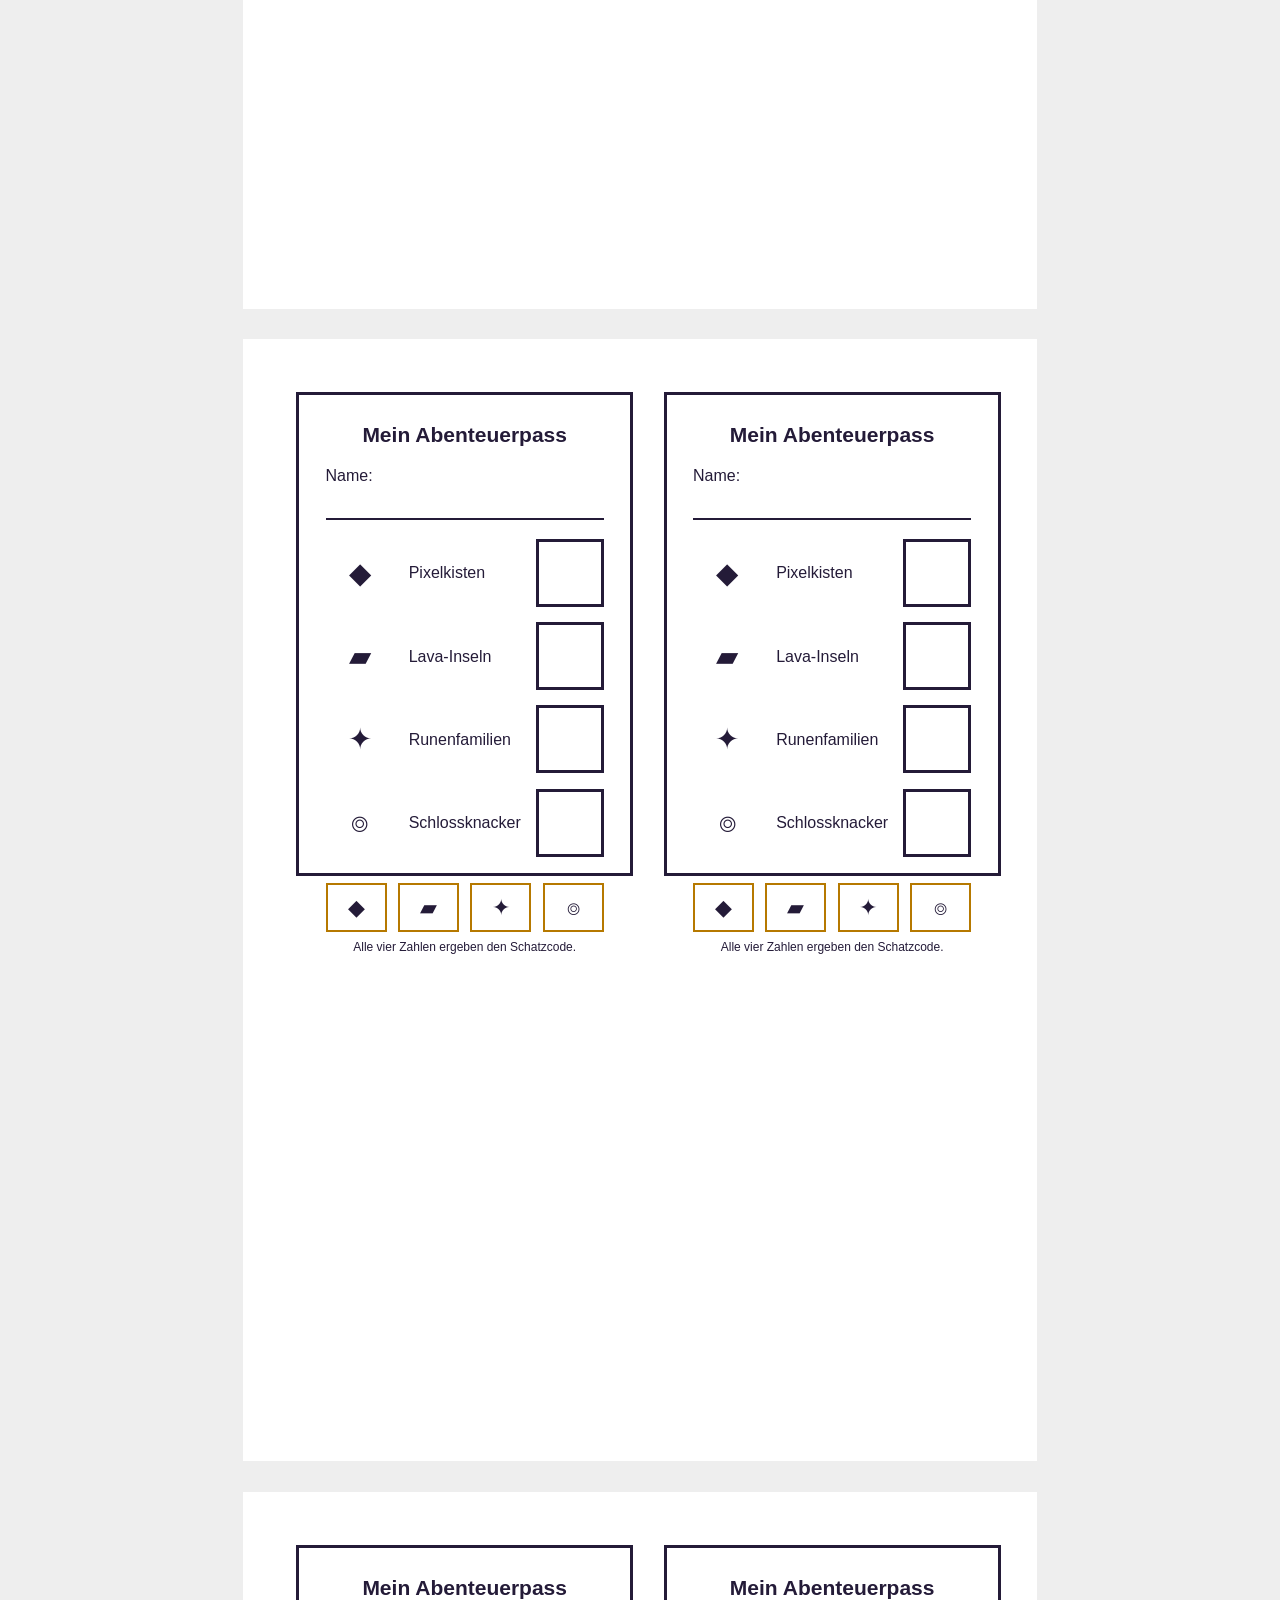
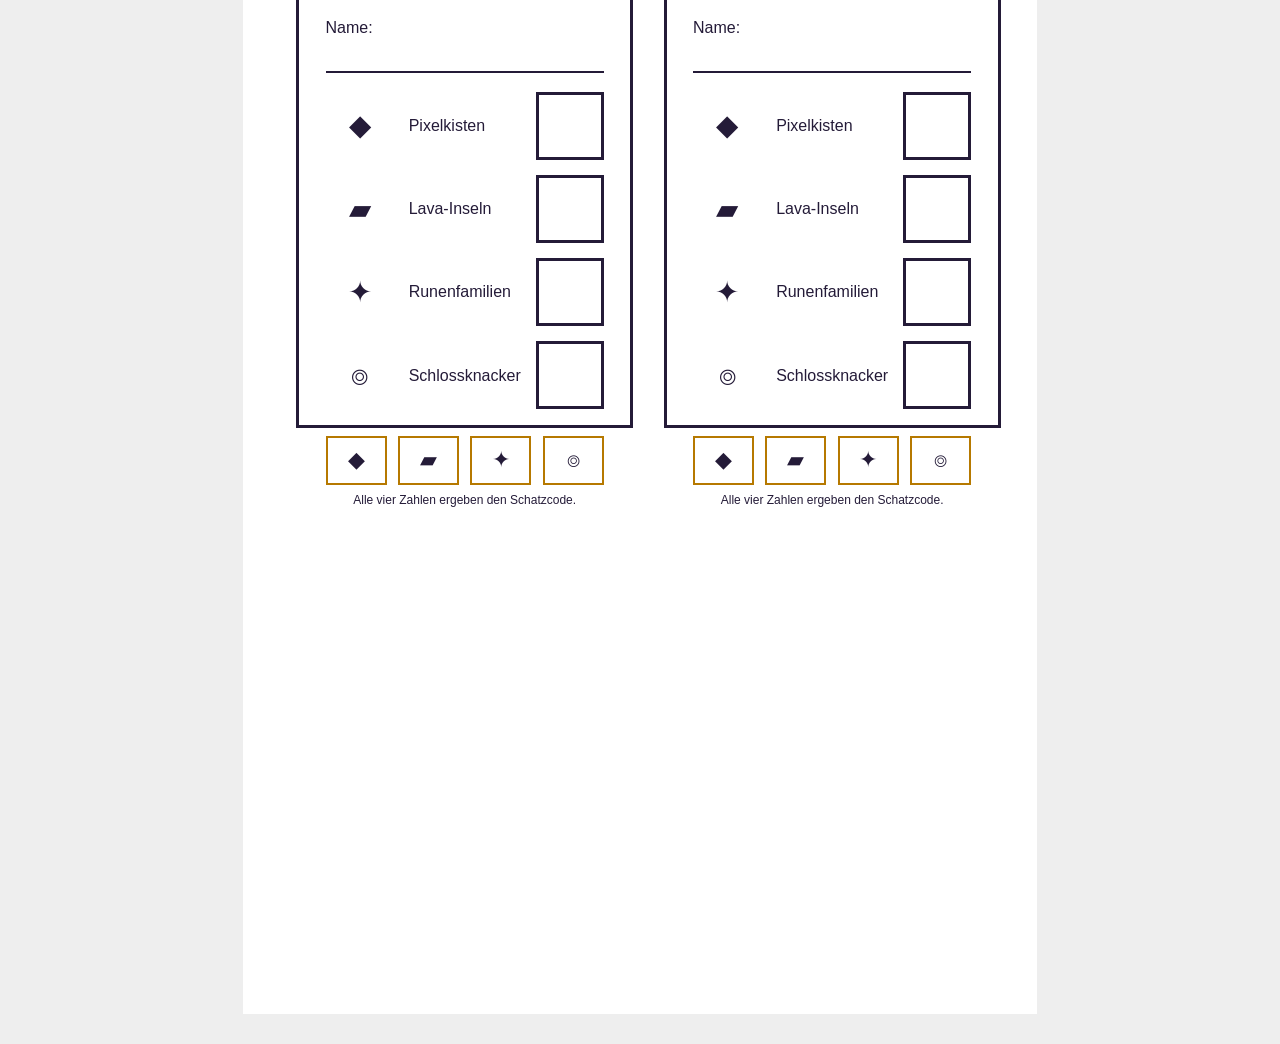
<file: questplan-4559.html>
<!doctype html>
<html lang="de">
<head>
  <meta charset="utf-8">
  <meta name="viewport" content="width=device-width, initial-scale=1">
  <title>Die vier Pruefungen - Code 4559</title>
  <style>
    * { box-sizing: border-box; }
    body { margin: 0; color: #241b38; background: #eee; font: 16px/1.35 Arial, sans-serif; }
    .page { width: 210mm; min-height: 297mm; margin: 8mm auto; padding: 14mm; background: #fff; page-break-after: always; }
    h1 { margin: 0 0 4mm; font-size: 29px; }
    h2 { margin: 7mm 0 3mm; border-bottom: 2px solid #b67900; }
    h3 { margin: 0 0 2mm; }
    p, ul, ol { margin: 2mm 0 4mm; }
    .quest { margin: 5mm 0; padding: 4mm; border: 2px solid #241b38; break-inside: avoid; }
    .speak { padding: 3mm 4mm; border-left: 5px solid #d62986; background: #fff2f8; }
    .code { display: flex; gap: 5mm; margin: 5mm 0; }
    .code b { display: grid; place-items: center; width: 20mm; height: 20mm; border: 3px solid #241b38; font-size: 34px; }
    .passes { display: grid; grid-template-columns: 1fr 1fr; gap: 8mm; }
    .pass { height: 128mm; padding: 7mm; border: 3px solid #241b38; break-inside: avoid; }
    .pass h2 { margin: 0 0 4mm; border: 0; text-align: center; font-size: 21px; }
    .name { height: 9mm; margin-bottom: 5mm; border-bottom: 2px solid #241b38; }
    .row { display: grid; grid-template-columns: 18mm 1fr 18mm; align-items: center; gap: 4mm; margin: 4mm 0; }
    .icon { text-align: center; font-size: 29px; }
    .answer { width: 18mm; height: 18mm; border: 3px solid #241b38; }
    .final { display: grid; grid-template-columns: repeat(4, 1fr); gap: 3mm; margin-top: 7mm; }
    .final div { padding: 2mm; border: 2px solid #b67900; text-align: center; font-size: 22px; }
    .small { text-align: center; font-size: 12px; }
    @media print { body { background: #fff; } .page { margin: 0; } }
  </style>
</head>
<body>
  <section class="page">
    <h1>Die vier Pruefungen von Funkelstein</h1>
    <p><strong>Analoger Hauptplan fuer 12 Kinder, etwa 25 bis 35 Minuten</strong></p>
    <p>Code des Zahlenschlosses:</p>
    <div class="code"><b>4</b><b>5</b><b>5</b><b>9</b></div>

    <h2>Vorbereitung</h2>
    <ul>
      <li>24 Minecraft-Pappkartons im Haus verstecken.</li>
      <li>In 12 Kartons je eine grosse 3D-Symbolkarte legen. Unter den 12 Symbolen sind genau 4 Diamanten.</li>
      <li>Fuenf rutschfeste Inseln als Lavaweg auslegen.</li>
      <li>12 grosse Runen in genau 5 gut unterscheidbaren Form- und Farbfamilien bereitlegen.</li>
      <li>Zahlenschloss auf <strong>4559</strong> einstellen. Vor Quest 4 stehen die ersten drei Rollen bereits auf 455, die letzte Rolle auf 7.</li>
      <li>Eine feste Reihenfolge der Kinder fuer Quest 4 bestimmen. Lilith und Jonas kommen als Letzte.</li>
    </ul>

    <h2>Starttext</h2>
    <p class="speak">„Lilith, Jonas und ihr mutigen Gaeste! Vier Zahlen halten diese Truhe verschlossen. Jede Pruefung verrät euch genau eine davon. Tragt sie in der richtigen Reihenfolge in euren Abenteuerpass ein. Nur wenn alle zusammenarbeiten, kann der Schatz geoeffnet werden!“</p>

    <h2>Wichtige Spielregeln</h2>
    <ul>
      <li>Die Gruppe nennt jede gefundene Zahl gemeinsam laut.</li>
      <li>Jedes Kind traegt jede Zahl in seinen eigenen Pass ein.</li>
      <li>Es gibt kein Ausscheiden und keine Gewinner untereinander.</li>
      <li>Bei der Kartonsuche werden gefundene Kartons zur Sammelstelle gebracht und erst dort gemeinsam geoeffnet.</li>
      <li>Das Schloss wird erst nach dem zwölften Knacker-Klick am Buegel ausprobiert.</li>
    </ul>
  </section>

  <section class="page">
    <h1>Spielleitung</h1>
    <div class="quest">
      <h3>Quest 1: Die 24 Pixelkisten - Zahl 4</h3>
      <p class="speak">„Im ganzen Haus sind 24 Pixelkisten verschwunden. Manche sind leer, andere bewachen magische Zeichen. Bringt alle Kisten zur Sammelstelle. Danach finden wir heraus, wie viele Diamanten sich darin verstecken!“</p>
      <p><strong>Ablauf:</strong> Immer zwei Kinder bilden ein Suchteam. Jedes Team soll gemeinsam vier Kartons zur Sammelstelle bringen. Erst wenn alle 24 da sind, werden sie reihum geoeffnet. Die zwölf Symbole werden nach Formen sortiert. Die Gruppe zaehlt die Diamanten: <strong>4</strong>.</p>
      <p><strong>Warum so:</strong> Durch das Oeffnen an der Sammelstelle werden leere Kartons nicht zum Misserfolg einzelner Kinder. Jedes Kind darf mindestens einen Karton oeffnen.</p>
      <p><strong>Hilfe:</strong> Gleiche Symbole nebeneinanderlegen. Falls ein Karton fehlt, nach kurzer Suche sagen: „Die Truhe spuert das letzte Zeichen auch so“, und mit den gefundenen Symbolen fortfahren.</p>
    </div>

    <div class="quest">
      <h3>Quest 2: Der Boden ist Lava - Zahl 5</h3>
      <p class="speak">„Die Pixelwelt ist zu Glitzerlava geworden! Ueberquert sie auf den sicheren Inseln, holt am Ende einen unsichtbaren Zauberfunken und bringt ihn wieder zurueck. Wie viele Inseln haben euch gerettet?“</p>
      <p><strong>Ablauf:</strong> Die Kinder gehen einzeln oder paarweise ueber die fuenf Inseln hin und wieder zurueck. An der Wendestelle klatschen sie in die Haende, um den Zauberfunken aufzunehmen. Danach werden nur die verschiedenen Inseln gezaehlt, nicht Hin- und Rueckweg: <strong>5</strong>.</p>
      <p><strong>Moderationssatz:</strong> „Ihr habt jede Insel zweimal betreten. Aber wie viele Inseln liegen wirklich auf dem Boden?“</p>
      <p><strong>Sicherheit:</strong> Inseln mit Malerkrepp befestigen, kurze Abstaende, kein Springzwang, niemals auf Moebel steigen.</p>
    </div>

    <div class="quest">
      <h3>Quest 3: Der Rat der Runen - Zahl 5</h3>
      <p class="speak">„Jede Rune sucht ihre magische Familie. Betrachtet Form und Farbe genau. Findet die Kinder mit passenden Runen und bildet gemeinsam eure Runenkreise. Wie viele verschiedene Familien sind erwacht?“</p>
      <p><strong>Ablauf:</strong> Jedes Kind bekommt genau eine Rune. Die Kinder vergleichen Formen und Farben und sortieren sich selbststaendig. Jede Familie bildet einen kleinen Kreis und hebt ihre Runen hoch. Gemeinsam werden die Gruppen gezaehlt: <strong>5</strong>.</p>
      <p><strong>Vorbereitung:</strong> Jede der fuenf Familien muss mindestens einmal vorkommen. Die Familien sollen nicht nur an der Farbe, sondern auch an einer erhabenen Form erkennbar sein.</p>
      <p><strong>Hilfe:</strong> Fuenf passende Musterplaetze auf den Boden legen. Kinder koennen ihre Rune direkt mit den Mustern vergleichen.</p>
    </div>
  </section>

  <section class="page">
    <h1>Quest 4 und Finale</h1>
    <div class="quest">
      <h3>Quest 4: Die Schlossknacker - Zahl 9</h3>
      <p class="speak">„Drei Schlosszahlen kennen wir schon: vier, fuenf, fuenf. Doch die letzte Zahlenrolle braucht die Kraft von allen Schlossknackern. Jeder darf sie genau einen Klick weiterdrehen. Erst wenn alle dran waren, lesen wir die letzte Zahl!“</p>
      <p><strong>Vorbereitung:</strong> Erste drei Rollen auf <strong>455</strong>, letzte Rolle auf <strong>7</strong>. Bei genau zwölf Kindern ergeben zwölf einzelne Vorwaerts-Klicks: 7, 8, 9, 0, 1, 2, 3, 4, 5, 6, 7, 8, <strong>9</strong>.</p>
      <p><strong>Ablauf:</strong> Jedes Kind dreht die letzte Rolle genau einen Rastschritt in derselben Richtung. Ein Erwachsener zeigt die Drehrichtung und zaehlt die Kinder, verrät aber keine Zahl. Der Buegel bleibt bis zum letzten Kind unangetastet. Danach lesen alle die letzte Ziffer: <strong>9</strong>.</p>
      <p><strong>Falls nicht genau 12 Kinder mitmachen:</strong> Startziffer berechnen als <strong>9 minus Kinderzahl, modulo 10</strong>. Beispiele: 10 Kinder starten bei 9, 11 Kinder bei 8, 12 Kinder bei 7. Alternativ drehen fehlende Kinder als Gruppe die restlichen Klicks.</p>
      <p><strong>Mechanik-Fallback:</strong> Falls die Rolle schlecht rastet, darf jedes Kind sie einmal beruehren und gemeinsam „Klick!“ rufen. Der Erwachsene stellt danach unauffaellig die 9 ein.</p>
    </div>

    <h2>Finale</h2>
    <p class="speak">„Vier Pruefungen sind geschafft! Haltet eure Paesse hoch und sprecht den Code gemeinsam: vier - fuenf - fuenf - neun! Lilith und Jonas, oeffnet zusammen den Schatz von Funkelstein!“</p>
    <p>Lilith haelt das Schloss, Jonas loest den Buegel; danach tauschen sie beim Oeffnen des Deckels die Rollen oder heben ihn gemeinsam. Alle anderen zaehlen: „Drei, zwei, eins, Schatz!“</p>

    <h2>Unauffaellige Notloesungen</h2>
    <ul>
      <li>Fehlender Karton: Suche beenden und mit den vorhandenen 12 Symbolkarten weitermachen.</li>
      <li>Falsche Inselzahl: Inseln gemeinsam antippen und deutlich nur einmal zaehlen.</li>
      <li>Runengruppen unklar: Fuenf Musterplaetze auslegen.</li>
      <li>Schloss verstellt: Spannung aus der Situation nehmen, Kinder den richtigen Code rufen lassen und das Schloss durch einen Erwachsenen einstellen.</li>
      <li>Schloss klemmt: Ersatzschluessel oder mechanische Notoeffnung vorher griffbereit und fuer Kinder unsichtbar halten.</li>
    </ul>
  </section>

  <div id="passes"></div>
  <script>
    const pass = `
      <div class="pass">
        <h2>Mein Abenteuerpass</h2>
        <div>Name:</div><div class="name"></div>
        <div class="row"><div class="icon">◆</div><div>Pixelkisten</div><div class="answer"></div></div>
        <div class="row"><div class="icon">▰</div><div>Lava-Inseln</div><div class="answer"></div></div>
        <div class="row"><div class="icon">✦</div><div>Runenfamilien</div><div class="answer"></div></div>
        <div class="row"><div class="icon">⌾</div><div>Schlossknacker</div><div class="answer"></div></div>
        <div class="final"><div>◆</div><div>▰</div><div>✦</div><div>⌾</div></div>
        <p class="small">Alle vier Zahlen ergeben den Schatzcode.</p>
      </div>`;
    const root = document.getElementById('passes');
    for (let page = 0; page < 6; page++) {
      root.insertAdjacentHTML('beforeend', `<section class="page passes">${pass}${pass}</section>`);
    }
  </script>
</body>
</html>
</file>
<file: style.css>
@import url('https://fonts.googleapis.com/css2?family=Fredoka:wght@500;600;700&family=Press+Start+2P&display=swap');

:root{
  --pink:#ff4fa3;
  --pink-soft:#ffd7ec;
  --hot-pink:#ff2e93;
  --green:#4fbd43;
  --green-dark:#237b2b;
  --lime:#a8df63;
  --cream:#fff9f3;
  --ink:#292333;
  --white:#fff;
  --shadow:0 14px 35px rgba(70,40,70,.16);
}

*{box-sizing:border-box}

html{scroll-behavior:smooth}

body{
  margin:0;
  font-family:"Fredoka",system-ui,sans-serif;
  color:var(--ink);
  background:
    linear-gradient(90deg,rgba(255,79,163,.06) 1px,transparent 1px),
    linear-gradient(rgba(79,189,67,.06) 1px,transparent 1px),
    var(--cream);
  background-size:22px 22px;
}

.hero{
  min-height:88vh;
  display:grid;
  place-items:center;
  padding:48px 20px;
  position:relative;
  overflow:hidden;
  background:
    radial-gradient(circle at 15% 20%,#ffc9e5 0 16%,transparent 17%),
    radial-gradient(circle at 85% 30%,#bde889 0 15%,transparent 16%),
    linear-gradient(135deg,#ffebf6 0 49%,#dff5be 50% 100%);
  border-bottom:12px solid var(--ink);
}

.hero:before,.hero:after{
  content:"";
  position:absolute;
  width:180px;height:180px;
  border:10px solid var(--ink);
  transform:rotate(8deg);
  opacity:.08;
}
.hero:before{left:-55px;bottom:55px}
.hero:after{right:-45px;top:55px;transform:rotate(-13deg)}

.hero-inner{
  max-width:900px;
  text-align:center;
  position:relative;
  z-index:1;
}

.badge,.eyebrow{
  display:inline-block;
  font-weight:700;
  letter-spacing:.03em;
  text-transform:uppercase;
}

.badge{
  padding:12px 18px;
  background:var(--white);
  border:4px solid var(--ink);
  box-shadow:7px 7px 0 var(--ink);
  transform:rotate(-1deg);
}

h1{
  margin:28px 0 10px;
  line-height:.95;
}
h1 span{
  display:block;
  font-size:clamp(2.8rem,8vw,6.8rem);
  color:var(--hot-pink);
  text-shadow:5px 5px 0 #fff;
}
h1 strong{
  display:block;
  margin-top:16px;
  font-family:"Press Start 2P",monospace;
  font-size:clamp(1.45rem,4.5vw,3.5rem);
  color:var(--green-dark);
  line-height:1.25;
}

.hero-sub{
  font-size:clamp(1.1rem,3vw,1.6rem);
  font-weight:600;
  margin:24px 0;
}

.cta{
  display:inline-block;
  padding:16px 24px;
  text-decoration:none;
  font-weight:700;
  border:4px solid var(--ink);
  box-shadow:6px 6px 0 var(--ink);
  transition:.16s ease;
}
.cta:hover{transform:translate(3px,3px);box-shadow:3px 3px 0 var(--ink)}
.primary{background:var(--pink);color:white}

main{
  width:min(1080px,calc(100% - 32px));
  margin:0 auto;
  padding:44px 0 70px;
}

section{margin:50px 0}

.info-grid{
  display:grid;
  grid-template-columns:repeat(2,1fr);
  gap:24px;
}

.card,.event-card,.wishlist,.photo-note,.rsvp,.split-section{
  background:white;
  border:4px solid var(--ink);
  box-shadow:var(--shadow);
}

.card{
  padding:30px;
  text-align:center;
}
.card.pink{border-top:14px solid var(--pink)}
.card.green{border-top:14px solid var(--green)}
.icon,.event-emoji{font-size:2.4rem}
.card h2,.event-card h3{margin:.45rem 0}

.split-section{
  display:grid;
  grid-template-columns:1.4fr .6fr;
  gap:30px;
  padding:36px;
  background:linear-gradient(110deg,#fff 0 65%,#f1ffd9 65% 100%);
}

.eyebrow{color:var(--hot-pink);font-size:.85rem}
section h2{font-size:clamp(2rem,5vw,3rem);margin:.4rem 0 1rem}
section p{font-size:1.08rem;line-height:1.55}

.notice{
  margin-top:22px;
  padding:18px;
  background:var(--pink-soft);
  border-left:8px solid var(--pink);
}
.notice strong,.notice span{display:block}
.notice strong{font-size:1.25rem;margin-bottom:4px}

.pixel-art{
  display:grid;
  grid-template-columns:repeat(2,95px);
  justify-content:center;
  align-content:center;
  gap:10px;
}
.block{
  aspect-ratio:1;
  display:grid;
  place-items:center;
  color:white;
  font-size:2.3rem;
  border:5px solid var(--ink);
  box-shadow:6px 6px 0 rgba(41,35,51,.35);
}
.pink-block{background:var(--pink)}
.green-block{background:var(--green)}
.black-block{background:#3e3c46}
.gold-block{background:#f6c744}

.events{text-align:center}
.event-grid{
  margin-top:24px;
  display:grid;
  grid-template-columns:repeat(3,1fr);
  gap:20px;
}
.event-card{
  padding:26px 22px;
  text-align:left;
  min-height:220px;
}
.event-card:nth-child(1){border-top:12px solid var(--green)}
.event-card:nth-child(2){border-top:12px solid var(--pink)}
.event-card:nth-child(3){border-top:12px solid #f6c744}

.wishlist{
  padding:38px;
  text-align:center;
  background:linear-gradient(135deg,#ffe1f1,#fff 52%,#e8ffd4);
}
.wishlist-btn{
  margin:12px 0 4px;
  background:#ffd814;
  color:#1f1f1f;
}
.tiny{font-size:.85rem;color:#6a6570}
code{background:#f1edf2;padding:2px 5px;border-radius:4px}

.photo-note{padding:34px;border-left:14px solid var(--pink)}

.rsvp{
  padding:30px;
  display:flex;
  align-items:center;
  gap:28px;
  background:#f4ffdf;
}
.creeper{
  width:110px;
  height:110px;
  background:var(--green);
  border:7px solid var(--ink);
  display:grid;
  grid-template:repeat(4,1fr)/repeat(4,1fr);
  gap:4px;
  padding:9px;
  flex:0 0 auto;
}
.creeper span{background:var(--ink)}
.creeper span:nth-child(1){grid-area:1/1/2/2}
.creeper span:nth-child(2){grid-area:1/4/2/5}
.creeper span:nth-child(3){grid-area:2/2/4/4}
.creeper span:nth-child(4){grid-area:3/1/5/2}
.creeper span:nth-child(5){grid-area:3/4/5/5}

footer{
  text-align:center;
  padding:28px 18px 45px;
  font-weight:600;
}

@media (max-width:760px){
  .hero{min-height:76vh}
  .info-grid,.event-grid,.split-section{grid-template-columns:1fr}
  .pixel-art{grid-template-columns:repeat(4,58px)}
  .block{font-size:1.5rem}
  .rsvp{align-items:flex-start}
}

@media (max-width:480px){
  main{width:min(100% - 20px,1080px)}
  .badge{font-size:.82rem}
  .card,.event-card,.wishlist,.photo-note,.rsvp,.split-section{border-width:3px}
  .split-section,.wishlist,.photo-note{padding:24px 20px}
  .rsvp{flex-direction:column}
}


.wishlist-person{
  margin:20px auto 8px;
  padding:20px;
  max-width:520px;
  border:3px solid var(--ink);
  background:white;
}
.wishlist-name{
  font-size:1.5rem;
  font-weight:700;
  margin-bottom:12px;
}
.wishlist-choice{
  display:flex;
  gap:14px;
  justify-content:center;
  flex-wrap:wrap;
  margin-top:14px;
}
.cta.mini{
  padding:12px 18px;
}
.green-choice{
  background:var(--green);
  color:white;
}
.pink-choice{
  background:var(--pink);
  color:white;
}
</file>
